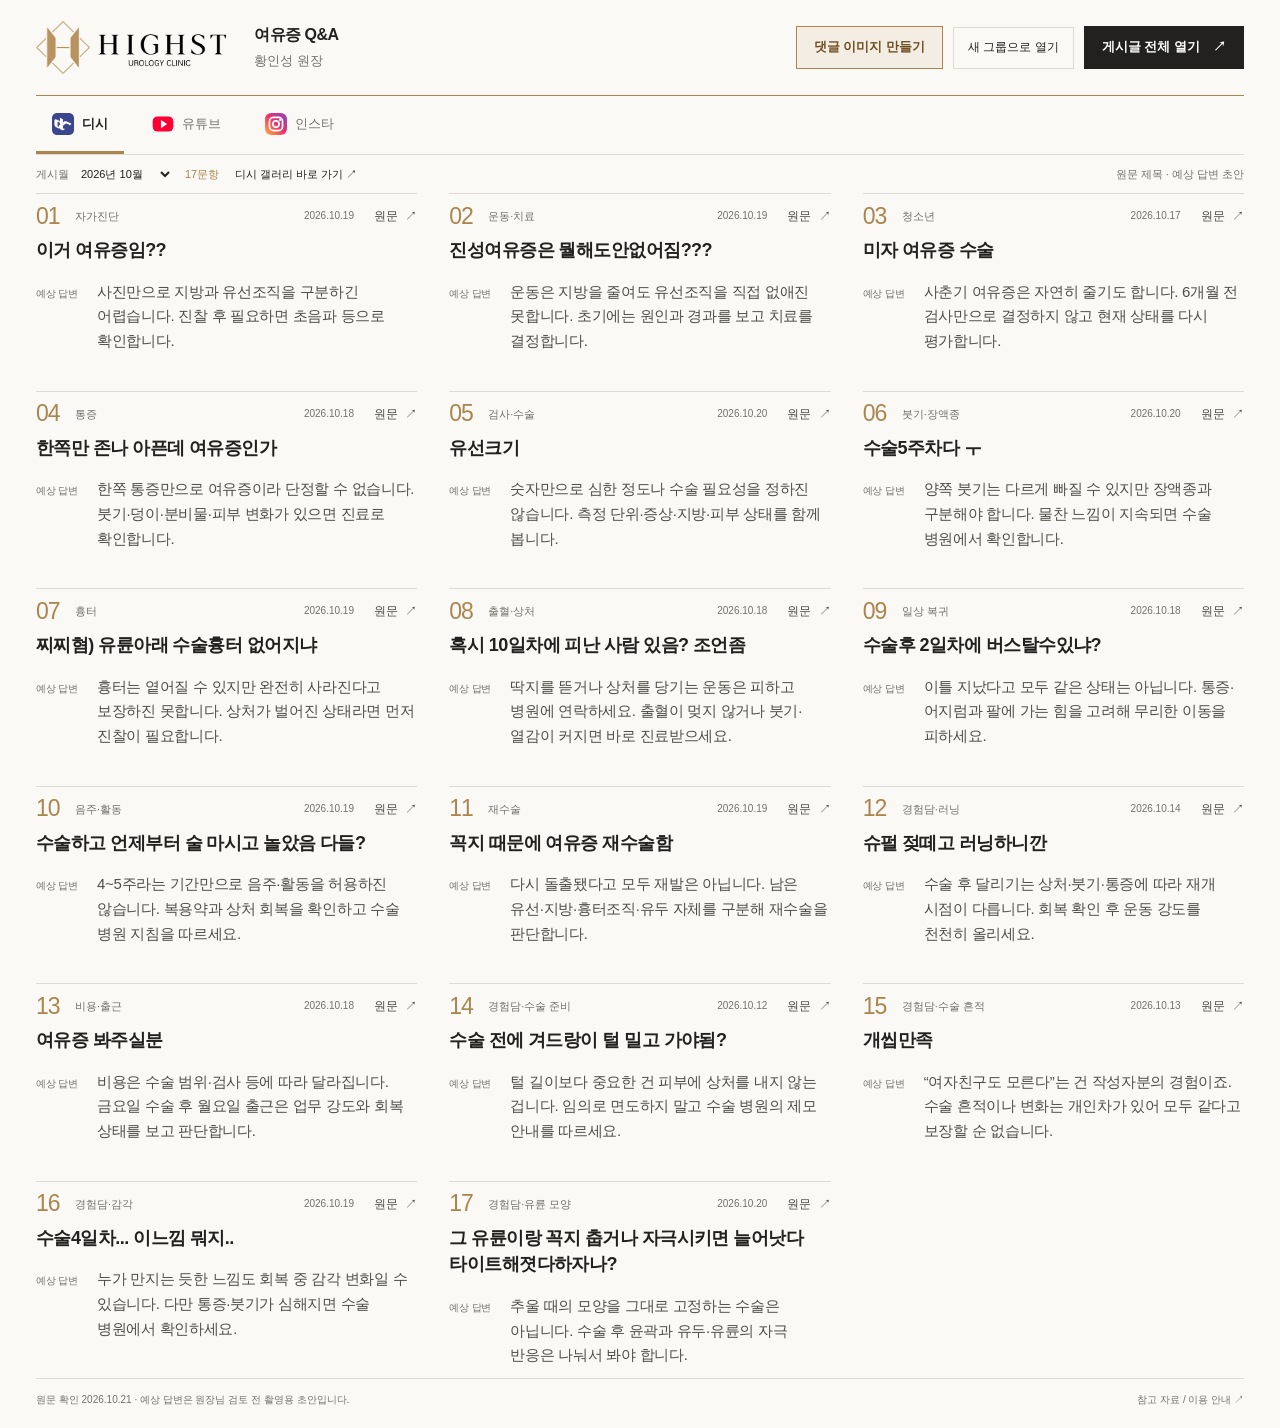
<file: index.html>
<!doctype html>
<html lang="ko">
<head>
  <meta charset="utf-8">
  <meta name="viewport" content="width=device-width, initial-scale=1">
  <meta name="description" content="하이스트 비뇨의학과 황인성 원장의 여유증 Q&A 촬영 노트. 실제 게시글 원문과 예상 답변을 한눈에 확인합니다.">
  <meta name="theme-color" content="#faf9f6">
  <title>여유증 Q&A · 하이스트 황인성 원장</title>
  <link rel="icon" href="assets/highst-favicon.png" type="image/png">
  <link rel="stylesheet" href="styles.css">
  <script src="app.js" defer></script>
  <script src="platform.js" defer></script>
</head>
<body>
  <a class="skip-link" href="#questions">질문 목록으로 이동</a>
  <div class="page">
    <header class="masthead">
      <a class="home-link" href="index.html" aria-label="댓글 Q&A 메인으로 이동"><img class="logo" src="assets/highst-logo.png" alt="하이스트 비뇨의학과" width="1065" height="302"></a>
      <div class="page-label"><h1>여유증 Q&A</h1><span>황인성 원장</span></div>
      <div class="header-actions"><a class="editor-link" href="comment-editor.html">댓글 이미지 만들기</a><button class="group-button" id="open-group" type="button">새 그룹으로 열기</button><button class="open-all" id="open-all" type="button">게시글 전체 열기 <span aria-hidden="true">↗</span></button></div>
    </header>
    <nav class="source-nav" aria-label="질문 출처"><a href="index.html" aria-current="page">디시</a><a href="youtube.html">유튜브</a><a href="instagram.html">인스타</a></nav>
    <div class="index-meta"><div class="month-controls"><label for="month-filter">게시월</label><select id="month-filter"><option value="2026-10">2026년 10월</option><option value="2024-03">2024년 3월</option><option value="all">전체 게시월</option></select><span class="count" id="post-count">17문항</span></div><a class="gallery-link" href="https://gall.dcinside.com/mgallery/board/lists/?id=dudbwmd" target="_blank" rel="noopener noreferrer">디시 갤러리 바로 가기 ↗</a><p>원문 제목 · 예상 답변 초안</p></div>
    <aside class="popup-notice" id="popup-notice" aria-labelledby="popup-heading" hidden>
      <div><strong id="popup-heading">브라우저가 일부 새 탭을 차단했습니다.</strong><p>주소창의 팝업 차단 아이콘에서 이 사이트를 허용한 뒤 다시 눌러주세요. 아래 링크로 개별 열기도 가능합니다.</p></div>
      <button type="button" class="text-button" id="dismiss-notice">닫기</button>
      <ul id="blocked-links"></ul>
    </aside>
    <main id="questions" class="questions" aria-label="실제 게시글과 예상 답변">
      <article class="question" data-post-id="52064" data-month="2026-10">
        <div class="question-meta"><span class="number">01</span><span>자가진단</span><time datetime="2026-10-19">2026.10.19</time><a class="source-link" href="https://gall.dcinside.com/mgallery/board/view/?id=dudbwmd&amp;no=52064" target="_blank" rel="noopener noreferrer" aria-label="이거 여유증임?? 원문 새 탭에서 열기">원문 <span aria-hidden="true">↗</span></a></div>
        <h2><a class="post-title" href="https://gall.dcinside.com/mgallery/board/view/?id=dudbwmd&amp;no=52064" target="_blank" rel="noopener noreferrer">이거 여유증임??</a></h2>
        <div class="answer"><span class="answer-label">예상 답변</span><p>사진만으로 지방과 유선조직을 구분하긴 어렵습니다. 진찰 후 필요하면 초음파 등으로 확인합니다.</p></div>
      </article>
      <article class="question" data-post-id="52063" data-month="2026-10">
        <div class="question-meta"><span class="number">02</span><span>운동·치료</span><time datetime="2026-10-19">2026.10.19</time><a class="source-link" href="https://gall.dcinside.com/mgallery/board/view/?id=dudbwmd&amp;no=52063" target="_blank" rel="noopener noreferrer" aria-label="진성여유증은 뭘해도안없어짐??? 원문 새 탭에서 열기">원문 <span aria-hidden="true">↗</span></a></div>
        <h2><a class="post-title" href="https://gall.dcinside.com/mgallery/board/view/?id=dudbwmd&amp;no=52063" target="_blank" rel="noopener noreferrer">진성여유증은 뭘해도안없어짐???</a></h2>
        <div class="answer"><span class="answer-label">예상 답변</span><p>운동은 지방을 줄여도 유선조직을 직접 없애진 못합니다. 초기에는 원인과 경과를 보고 치료를 결정합니다.</p></div>
      </article>
      <article class="question" data-post-id="52024" data-month="2026-10">
        <div class="question-meta"><span class="number">03</span><span>청소년</span><time datetime="2026-10-17">2026.10.17</time><a class="source-link" href="https://gall.dcinside.com/mgallery/board/view/?id=dudbwmd&amp;no=52024" target="_blank" rel="noopener noreferrer" aria-label="미자 여유증 수술 원문 새 탭에서 열기">원문 <span aria-hidden="true">↗</span></a></div>
        <h2><a class="post-title" href="https://gall.dcinside.com/mgallery/board/view/?id=dudbwmd&amp;no=52024" target="_blank" rel="noopener noreferrer">미자 여유증 수술</a></h2>
        <div class="answer"><span class="answer-label">예상 답변</span><p>사춘기 여유증은 자연히 줄기도 합니다. 6개월 전 검사만으로 결정하지 않고 현재 상태를 다시 평가합니다.</p></div>
      </article>
      <article class="question" data-post-id="52036" data-month="2026-10">
        <div class="question-meta"><span class="number">04</span><span>통증</span><time datetime="2026-10-18">2026.10.18</time><a class="source-link" href="https://gall.dcinside.com/mgallery/board/view/?id=dudbwmd&amp;no=52036" target="_blank" rel="noopener noreferrer" aria-label="한쪽만 존나 아픈데 여유증인가 원문 새 탭에서 열기">원문 <span aria-hidden="true">↗</span></a></div>
        <h2><a class="post-title" href="https://gall.dcinside.com/mgallery/board/view/?id=dudbwmd&amp;no=52036" target="_blank" rel="noopener noreferrer">한쪽만 존나 아픈데 여유증인가</a></h2>
        <div class="answer"><span class="answer-label">예상 답변</span><p>한쪽 통증만으로 여유증이라 단정할 수 없습니다. 붓기·덩이·분비물·피부 변화가 있으면 진료로 확인합니다.</p></div>
      </article>
      <article class="question" data-post-id="52072" data-month="2026-10">
        <div class="question-meta"><span class="number">05</span><span>검사·수술</span><time datetime="2026-10-20">2026.10.20</time><a class="source-link" href="https://gall.dcinside.com/mgallery/board/view/?id=dudbwmd&amp;no=52072" target="_blank" rel="noopener noreferrer" aria-label="유선크기 원문 새 탭에서 열기">원문 <span aria-hidden="true">↗</span></a></div>
        <h2><a class="post-title" href="https://gall.dcinside.com/mgallery/board/view/?id=dudbwmd&amp;no=52072" target="_blank" rel="noopener noreferrer">유선크기</a></h2>
        <div class="answer"><span class="answer-label">예상 답변</span><p>숫자만으로 심한 정도나 수술 필요성을 정하진 않습니다. 측정 단위·증상·지방·피부 상태를 함께 봅니다.</p></div>
      </article>
      <article class="question" data-post-id="26610" data-month="2024-03" hidden>
        <div class="question-meta"><span class="number">06</span><span>함몰</span><time datetime="2024-03-16">2024.03.16</time><a class="source-link" href="https://gall.dcinside.com/mgallery/board/view/?id=dudbwmd&amp;no=26610" target="_blank" rel="noopener noreferrer" aria-label="수술 3주차 유륜 패임 함몰 질문 원문 새 탭에서 열기">원문 <span aria-hidden="true">↗</span></a></div>
        <h2><a class="post-title" href="https://gall.dcinside.com/mgallery/board/view/?id=dudbwmd&amp;no=26610" target="_blank" rel="noopener noreferrer">수술 3주차 유륜 패임 함몰 질문</a></h2>
        <div class="answer"><span class="answer-label">예상 답변</span><p>3주차 모습만으로 최종 결과를 판단하긴 이릅니다. 붓기·유착·조직 결손을 진찰하고 교정 시점을 정합니다.</p></div>
      </article>
      <article class="question" data-post-id="52079" data-month="2026-10">
        <div class="question-meta"><span class="number">07</span><span>붓기·장액종</span><time datetime="2026-10-20">2026.10.20</time><a class="source-link" href="https://gall.dcinside.com/mgallery/board/view/?id=dudbwmd&amp;no=52079" target="_blank" rel="noopener noreferrer" aria-label="수술5주차다 ㅜ 원문 새 탭에서 열기">원문 <span aria-hidden="true">↗</span></a></div>
        <h2><a class="post-title" href="https://gall.dcinside.com/mgallery/board/view/?id=dudbwmd&amp;no=52079" target="_blank" rel="noopener noreferrer">수술5주차다 ㅜ</a></h2>
        <div class="answer"><span class="answer-label">예상 답변</span><p>양쪽 붓기는 다르게 빠질 수 있지만 장액종과 구분해야 합니다. 물찬 느낌이 지속되면 수술 병원에서 확인합니다.</p></div>
      </article>
      <article class="question" data-post-id="52061" data-month="2026-10">
        <div class="question-meta"><span class="number">08</span><span>흉터</span><time datetime="2026-10-19">2026.10.19</time><a class="source-link" href="https://gall.dcinside.com/mgallery/board/view/?id=dudbwmd&amp;no=52061" target="_blank" rel="noopener noreferrer" aria-label="찌찌혐) 유륜아래 수술흉터 없어지냐 원문 새 탭에서 열기">원문 <span aria-hidden="true">↗</span></a></div>
        <h2><a class="post-title" href="https://gall.dcinside.com/mgallery/board/view/?id=dudbwmd&amp;no=52061" target="_blank" rel="noopener noreferrer">찌찌혐) 유륜아래 수술흉터 없어지냐</a></h2>
        <div class="answer"><span class="answer-label">예상 답변</span><p>흉터는 옅어질 수 있지만 완전히 사라진다고 보장하진 못합니다. 상처가 벌어진 상태라면 먼저 진찰이 필요합니다.</p></div>
      </article>
      <article class="question" data-post-id="52040" data-month="2026-10">
        <div class="question-meta"><span class="number">09</span><span>출혈·상처</span><time datetime="2026-10-18">2026.10.18</time><a class="source-link" href="https://gall.dcinside.com/mgallery/board/view/?id=dudbwmd&amp;no=52040" target="_blank" rel="noopener noreferrer" aria-label="혹시 10일차에 피난 사람 있음? 조언좀 원문 새 탭에서 열기">원문 <span aria-hidden="true">↗</span></a></div>
        <h2><a class="post-title" href="https://gall.dcinside.com/mgallery/board/view/?id=dudbwmd&amp;no=52040" target="_blank" rel="noopener noreferrer">혹시 10일차에 피난 사람 있음? 조언좀</a></h2>
        <div class="answer"><span class="answer-label">예상 답변</span><p>딱지를 뜯거나 상처를 당기는 운동은 피하고 병원에 연락하세요. 출혈이 멎지 않거나 붓기·열감이 커지면 바로 진료받으세요.</p></div>
      </article>
      <article class="question" data-post-id="52043" data-month="2026-10">
        <div class="question-meta"><span class="number">10</span><span>일상 복귀</span><time datetime="2026-10-18">2026.10.18</time><a class="source-link" href="https://gall.dcinside.com/mgallery/board/view/?id=dudbwmd&amp;no=52043" target="_blank" rel="noopener noreferrer" aria-label="수술후 2일차에 버스탈수있냐? 원문 새 탭에서 열기">원문 <span aria-hidden="true">↗</span></a></div>
        <h2><a class="post-title" href="https://gall.dcinside.com/mgallery/board/view/?id=dudbwmd&amp;no=52043" target="_blank" rel="noopener noreferrer">수술후 2일차에 버스탈수있냐?</a></h2>
        <div class="answer"><span class="answer-label">예상 답변</span><p>이틀 지났다고 모두 같은 상태는 아닙니다. 통증·어지럼과 팔에 가는 힘을 고려해 무리한 이동을 피하세요.</p></div>
      </article>
      <article class="question" data-post-id="52060" data-month="2026-10">
        <div class="question-meta"><span class="number">11</span><span>음주·활동</span><time datetime="2026-10-19">2026.10.19</time><a class="source-link" href="https://gall.dcinside.com/mgallery/board/view/?id=dudbwmd&amp;no=52060" target="_blank" rel="noopener noreferrer" aria-label="수술하고 언제부터 술 마시고 놀았음 다들? 원문 새 탭에서 열기">원문 <span aria-hidden="true">↗</span></a></div>
        <h2><a class="post-title" href="https://gall.dcinside.com/mgallery/board/view/?id=dudbwmd&amp;no=52060" target="_blank" rel="noopener noreferrer">수술하고 언제부터 술 마시고 놀았음 다들?</a></h2>
        <div class="answer"><span class="answer-label">예상 답변</span><p>4~5주라는 기간만으로 음주·활동을 허용하진 않습니다. 복용약과 상처 회복을 확인하고 수술 병원 지침을 따르세요.</p></div>
      </article>
      <article class="question" data-post-id="52059" data-month="2026-10">
        <div class="question-meta"><span class="number">12</span><span>재수술</span><time datetime="2026-10-19">2026.10.19</time><a class="source-link" href="https://gall.dcinside.com/mgallery/board/view/?id=dudbwmd&amp;no=52059" target="_blank" rel="noopener noreferrer" aria-label="꼭지 때문에 여유증 재수술함 원문 새 탭에서 열기">원문 <span aria-hidden="true">↗</span></a></div>
        <h2><a class="post-title" href="https://gall.dcinside.com/mgallery/board/view/?id=dudbwmd&amp;no=52059" target="_blank" rel="noopener noreferrer">꼭지 때문에 여유증 재수술함</a></h2>
        <div class="answer"><span class="answer-label">예상 답변</span><p>다시 돌출됐다고 모두 재발은 아닙니다. 남은 유선·지방·흉터조직·유두 자체를 구분해 재수술을 판단합니다.</p></div>
      </article>
      <article class="question" data-post-id="51966" data-month="2026-10">
        <div class="question-meta"><span class="number">13</span><span>경험담·러닝</span><time datetime="2026-10-14">2026.10.14</time><a class="source-link" href="https://gall.dcinside.com/mgallery/board/view/?id=dudbwmd&amp;no=51966" target="_blank" rel="noopener noreferrer" aria-label="슈펄 젖떼고 러닝하니깐 원문 새 탭에서 열기">원문 <span aria-hidden="true">↗</span></a></div>
        <h2><a class="post-title" href="https://gall.dcinside.com/mgallery/board/view/?id=dudbwmd&amp;no=51966" target="_blank" rel="noopener noreferrer">슈펄 젖떼고 러닝하니깐</a></h2>
        <div class="answer"><span class="answer-label">예상 답변</span><p>수술 후 달리기는 상처·붓기·통증에 따라 재개 시점이 다릅니다. 회복 확인 후 운동 강도를 천천히 올리세요.</p></div>
      </article>
      <article class="question" data-post-id="52035" data-month="2026-10">
        <div class="question-meta"><span class="number">14</span><span>비용·출근</span><time datetime="2026-10-18">2026.10.18</time><a class="source-link" href="https://gall.dcinside.com/mgallery/board/view/?id=dudbwmd&amp;no=52035" target="_blank" rel="noopener noreferrer" aria-label="여유증 봐주실분 원문 새 탭에서 열기">원문 <span aria-hidden="true">↗</span></a></div>
        <h2><a class="post-title" href="https://gall.dcinside.com/mgallery/board/view/?id=dudbwmd&amp;no=52035" target="_blank" rel="noopener noreferrer">여유증 봐주실분</a></h2>
        <div class="answer"><span class="answer-label">예상 답변</span><p>비용은 수술 범위·검사 등에 따라 달라집니다. 금요일 수술 후 월요일 출근은 업무 강도와 회복 상태를 보고 판단합니다.</p></div>
      </article>
      <article class="question" data-post-id="51907" data-month="2026-10">
        <div class="question-meta"><span class="number">15</span><span>경험담·수술 준비</span><time datetime="2026-10-12">2026.10.12</time><a class="source-link" href="https://gall.dcinside.com/mgallery/board/view/?id=dudbwmd&amp;no=51907" target="_blank" rel="noopener noreferrer" aria-label="수술 전에 겨드랑이 털 밀고 가야됨? 원문 새 탭에서 열기">원문 <span aria-hidden="true">↗</span></a></div>
        <h2><a class="post-title" href="https://gall.dcinside.com/mgallery/board/view/?id=dudbwmd&amp;no=51907" target="_blank" rel="noopener noreferrer">수술 전에 겨드랑이 털 밀고 가야됨?</a></h2>
        <div class="answer"><span class="answer-label">예상 답변</span><p>털 길이보다 중요한 건 피부에 상처를 내지 않는 겁니다. 임의로 면도하지 말고 수술 병원의 제모 안내를 따르세요.</p></div>
      </article>
      <article class="question" data-post-id="51922" data-month="2026-10">
        <div class="question-meta"><span class="number">16</span><span>경험담·수술 흔적</span><time datetime="2026-10-13">2026.10.13</time><a class="source-link" href="https://gall.dcinside.com/mgallery/board/view/?id=dudbwmd&amp;no=51922" target="_blank" rel="noopener noreferrer" aria-label="개씹만족 원문 새 탭에서 열기">원문 <span aria-hidden="true">↗</span></a></div>
        <h2><a class="post-title" href="https://gall.dcinside.com/mgallery/board/view/?id=dudbwmd&amp;no=51922" target="_blank" rel="noopener noreferrer">개씹만족</a></h2>
        <div class="answer"><span class="answer-label">예상 답변</span><p>“여자친구도 모른다”는 건 작성자분의 경험이죠. 수술 흔적이나 변화는 개인차가 있어 모두 같다고 보장할 순 없습니다.</p></div>
      </article>
      <article class="question" data-post-id="52053" data-month="2026-10">
        <div class="question-meta"><span class="number">17</span><span>경험담·감각</span><time datetime="2026-10-19">2026.10.19</time><a class="source-link" href="https://gall.dcinside.com/mgallery/board/view/?id=dudbwmd&amp;no=52053" target="_blank" rel="noopener noreferrer" aria-label="수술4일차... 이느낌 뭐지.. 원문 새 탭에서 열기">원문 <span aria-hidden="true">↗</span></a></div>
        <h2><a class="post-title" href="https://gall.dcinside.com/mgallery/board/view/?id=dudbwmd&amp;no=52053" target="_blank" rel="noopener noreferrer">수술4일차... 이느낌 뭐지..</a></h2>
        <div class="answer"><span class="answer-label">예상 답변</span><p>누가 만지는 듯한 느낌도 회복 중 감각 변화일 수 있습니다. 다만 통증·붓기가 심해지면 수술 병원에서 확인하세요.</p></div>
      </article>
      <article class="question" data-post-id="52086" data-month="2026-10">
        <div class="question-meta"><span class="number">18</span><span>경험담·유륜 모양</span><time datetime="2026-10-20">2026.10.20</time><a class="source-link" href="https://gall.dcinside.com/mgallery/board/view/?id=dudbwmd&amp;no=52086" target="_blank" rel="noopener noreferrer" aria-label="그 유륜이랑 꼭지 춥거나 자극시키면 늘어낫다 타이트해졋다하자나? 원문 새 탭에서 열기">원문 <span aria-hidden="true">↗</span></a></div>
        <h2><a class="post-title" href="https://gall.dcinside.com/mgallery/board/view/?id=dudbwmd&amp;no=52086" target="_blank" rel="noopener noreferrer">그 유륜이랑 꼭지 춥거나 자극시키면 늘어낫다 타이트해졋다하자나?</a></h2>
        <div class="answer"><span class="answer-label">예상 답변</span><p>추울 때의 모양을 그대로 고정하는 수술은 아닙니다. 수술 후 윤곽과 유두·유륜의 자극 반응은 나눠서 봐야 합니다.</p></div>
      </article>
    </main>
    <footer class="footer">
      <span>원문 확인 2026.10.21 · 예상 답변은 원장님 검토 전 촬영용 초안입니다.</span>
      <button class="text-button" id="show-sources" type="button">참고 자료 / 이용 안내 <span aria-hidden="true">↗</span></button>
    </footer>
    <p class="status" id="status" role="status" aria-live="polite"></p>
  </div>
  <dialog id="sources-dialog" aria-labelledby="sources-heading">
    <div class="dialog-header"><h2 id="sources-heading">참고 자료 / 이용 안내</h2><button class="text-button" id="close-sources" type="button">닫기 <span aria-hidden="true">×</span></button></div>
    <p>게시글 제목과 링크는 원문을 확인해 수록했습니다. 예상 답변은 일반 의학 자료를 참고한 촬영용 초안이며 황인성 원장님의 확정 답변이 아닙니다. 사진이나 게시글만으로 개인의 진단을 확정하지 않습니다.</p>
    <ul class="reference-list"><li><a href="https://www.mayoclinic.org/diseases-conditions/gynecomastia/diagnosis-treatment/drc-20351799" target="_blank" rel="noopener noreferrer">Mayo Clinic · 여유증 진단과 치료 ↗</a></li><li><a href="https://www.mayoclinic.org/diseases-conditions/gynecomastia/symptoms-causes/syc-20351793" target="_blank" rel="noopener noreferrer">Mayo Clinic · 여유증 증상과 원인 ↗</a></li><li><a href="https://www.plasticsurgery.org/cosmetic-procedures/gynecomastia-surgery/recovery" target="_blank" rel="noopener noreferrer">ASPS · 여유증 수술 후 회복 ↗</a></li><li><a href="https://www.plasticsurgery.org/cosmetic-procedures/gynecomastia-surgery/safety" target="_blank" rel="noopener noreferrer">ASPS · 여유증 수술의 위험과 합병증 ↗</a></li><li><a href="https://www.plasticsurgery.org/cosmetic-procedures/gynecomastia-surgery/cost" target="_blank" rel="noopener noreferrer">ASPS · 여유증 수술 비용의 구성 ↗</a></li><li><a href="https://www.who.int/news-room/questions-and-answers/item/surgical-site-infections" target="_blank" rel="noopener noreferrer">WHO · 수술 부위 감염 예방과 제모 ↗</a></li><li><a href="https://my.clevelandclinic.org/health/body/nipple" target="_blank" rel="noopener noreferrer">Cleveland Clinic · 유두의 구조와 반응 ↗</a></li></ul>
    <p>‘원문’ 또는 게시글 제목을 누르면 해당 글이 새 탭에서 열립니다. ‘게시글 전체 열기’는 브라우저에서 이 사이트의 팝업을 허용해야 모두 열립니다. 다시 누르면 열어둔 탭을 가능한 범위에서 재사용합니다.</p>
    <p>원문에는 신체 사진과 비속어가 포함될 수 있습니다. 게시글이 수정·삭제되면 링크의 내용도 바뀔 수 있습니다.</p>
  </dialog>
</body>
</html>
</file>
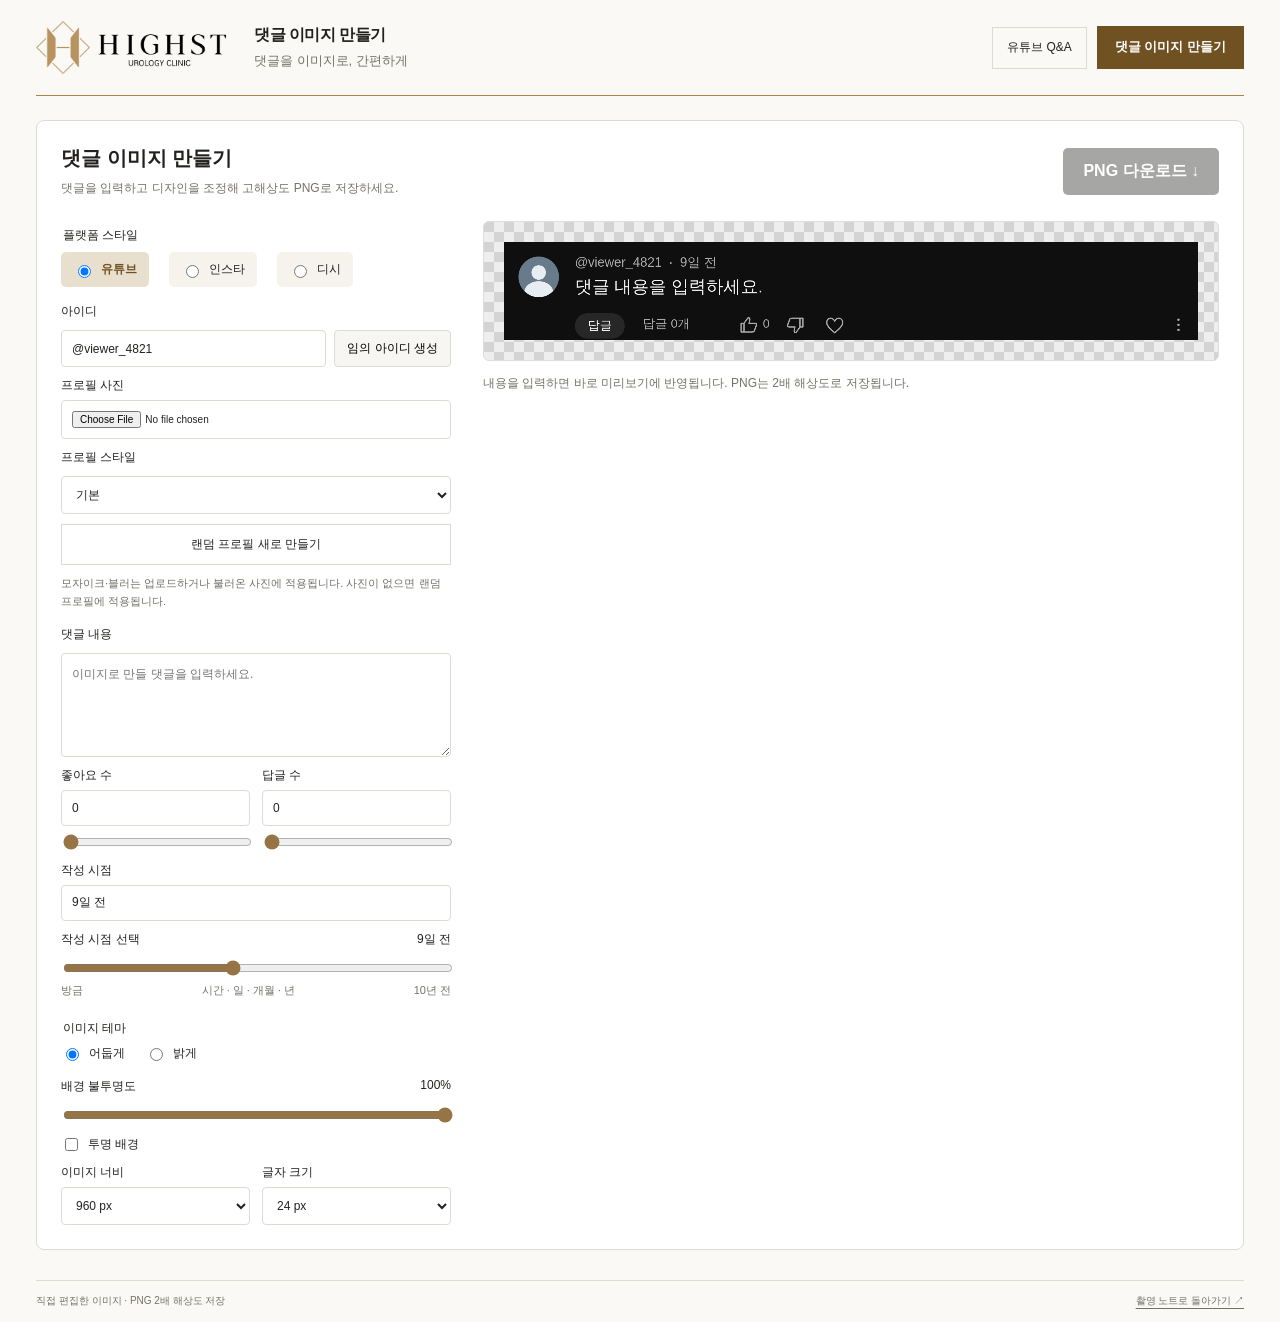
<file: comment-editor.html>
<!doctype html>
<html lang="ko">
<head><meta charset="utf-8"><meta name="viewport" content="width=device-width, initial-scale=1"><meta name="description" content="프로필, 댓글, 테마와 투명 배경을 자유롭게 편집하는 댓글 이미지 만들기"><title>댓글 이미지 만들기 · 하이스트</title><link rel="icon" href="assets/highst-favicon.png" type="image/png"><link rel="stylesheet" href="styles.css"><link rel="stylesheet" href="comment-editor.css"><script src="comment-editor.js" defer></script><script src="platform.js" defer></script></head>
<body><a class="skip-link" href="#editor-main">편집기로 이동</a><div class="page">
<header class="masthead"><a class="home-link" href="index.html" aria-label="댓글 Q&A 메인으로 이동"><img class="logo" src="assets/highst-logo.png" alt="하이스트 비뇨의학과" width="1065" height="302"></a><div class="page-label"><h1>댓글 이미지 만들기</h1><span>댓글을 이미지로, 간편하게</span></div><div class="header-actions"><a class="group-button" href="youtube.html">유튜브 Q&A</a><a class="editor-link" href="comment-editor.html" aria-current="page">댓글 이미지 만들기</a></div></header>
<main id="editor-main">
<section class="comment-editor" aria-labelledby="editor-title">
  <div class="editor-heading"><div><h2 id="editor-title">댓글 이미지 만들기</h2><p>댓글을 입력하고 디자인을 조정해 고해상도 PNG로 저장하세요.</p></div><button id="editor-download" type="button">PNG 다운로드 ↓</button></div>
  <div class="editor-layout">
    <div class="editor-controls">
      <fieldset class="theme-options platform-options"><legend>플랫폼 스타일</legend><label><input type="radio" name="editor-platform" value="youtube" checked>유튜브</label><label><input type="radio" name="editor-platform" value="instagram">인스타</label><label><input type="radio" name="editor-platform" value="dc">디시</label></fieldset>
      <label for="editor-handle">아이디</label><div class="input-action"><input id="editor-handle" maxlength="60" value="@viewer_4821"><button id="random-handle" type="button">임의 아이디 생성</button></div>
      <div class="editor-row"><label>프로필 사진<input id="editor-avatar" type="file" accept="image/*"></label></div>
      <label for="avatar-mode">프로필 스타일</label><select id="avatar-mode"><option value="default">기본</option><option value="random">랜덤 생성</option><option value="original">업로드 / 불러온 원본</option><option value="mosaic">모자이크</option><option value="blur">블러</option></select>
      <button id="random-avatar" type="button" class="group-button">랜덤 프로필 새로 만들기</button>
      <p class="avatar-help">모자이크·블러는 업로드하거나 불러온 사진에 적용됩니다. 사진이 없으면 랜덤 프로필에 적용됩니다.</p>
      <label for="editor-text">댓글 내용</label><textarea id="editor-text" rows="4" maxlength="4000" placeholder="이미지로 만들 댓글을 입력하세요."></textarea>
      <div class="editor-row"><label>좋아요 수<input id="editor-likes" type="number" value="0" min="0" max="99999" step="1"><input id="editor-likes-slider" aria-label="좋아요 수 슬라이더" type="range" value="0" min="0" max="100" step="1"></label><label>답글 수<input id="editor-replies" type="number" value="0" min="0" max="99999" step="1"><input id="editor-replies-slider" aria-label="답글 수 슬라이더" type="range" value="0" min="0" max="99999" step="1"></label></div>
      <div class="editor-row"><label>작성 시점<input id="editor-date" value="9일 전" maxlength="30"></label></div>
      <label for="editor-date-slider">작성 시점 선택 <output id="date-slider-value">9일 전</output></label>
      <input id="editor-date-slider" type="range" min="0" max="74" step="1" value="32" aria-valuetext="9일 전" aria-describedby="date-slider-help">
      <div class="date-slider-labels" id="date-slider-help"><span>방금</span><span>시간 · 일 · 개월 · 년</span><span>10년 전</span></div>
      <fieldset class="theme-options"><legend>이미지 테마</legend><label><input type="radio" name="editor-theme" value="dark" checked>어둡게</label><label><input type="radio" name="editor-theme" value="light">밝게</label></fieldset>
      <label for="editor-opacity">배경 불투명도 <output id="opacity-value">100%</output></label><input id="editor-opacity" type="range" min="0" max="100" value="100"><label class="transparent-option"><input id="editor-transparent" type="checkbox">투명 배경</label>
      <div class="editor-row"><label>이미지 너비<select id="editor-width"><option value="640">640 px</option><option value="960" selected>960 px</option><option value="1280">1280 px</option></select></label><label>글자 크기<select id="editor-font"><option value="20">20 px</option><option value="24" selected>24 px</option><option value="28">28 px</option><option value="32">32 px</option></select></label></div>
    </div>
    <div class="editor-preview"><div class="checkerboard"><canvas id="editor-canvas" aria-label="편집용 댓글 이미지 미리보기"></canvas></div><p id="editor-status" role="status">내용을 입력하면 바로 미리보기에 반영됩니다. PNG는 2배 해상도로 저장됩니다.</p><details id="editor-export" hidden><summary>저장이 안 되면 생성 이미지에서 우클릭 / 길게 눌러 저장</summary><img id="editor-export-image" alt="저장할 편집용 PNG 이미지" style="max-width:100%"></details></div>
  </div>
</section>
</main><footer class="footer"><span>직접 편집한 이미지 · PNG 2배 해상도 저장</span><a href="index.html">촬영 노트로 돌아가기 ↗</a></footer></div></body></html>
</file>
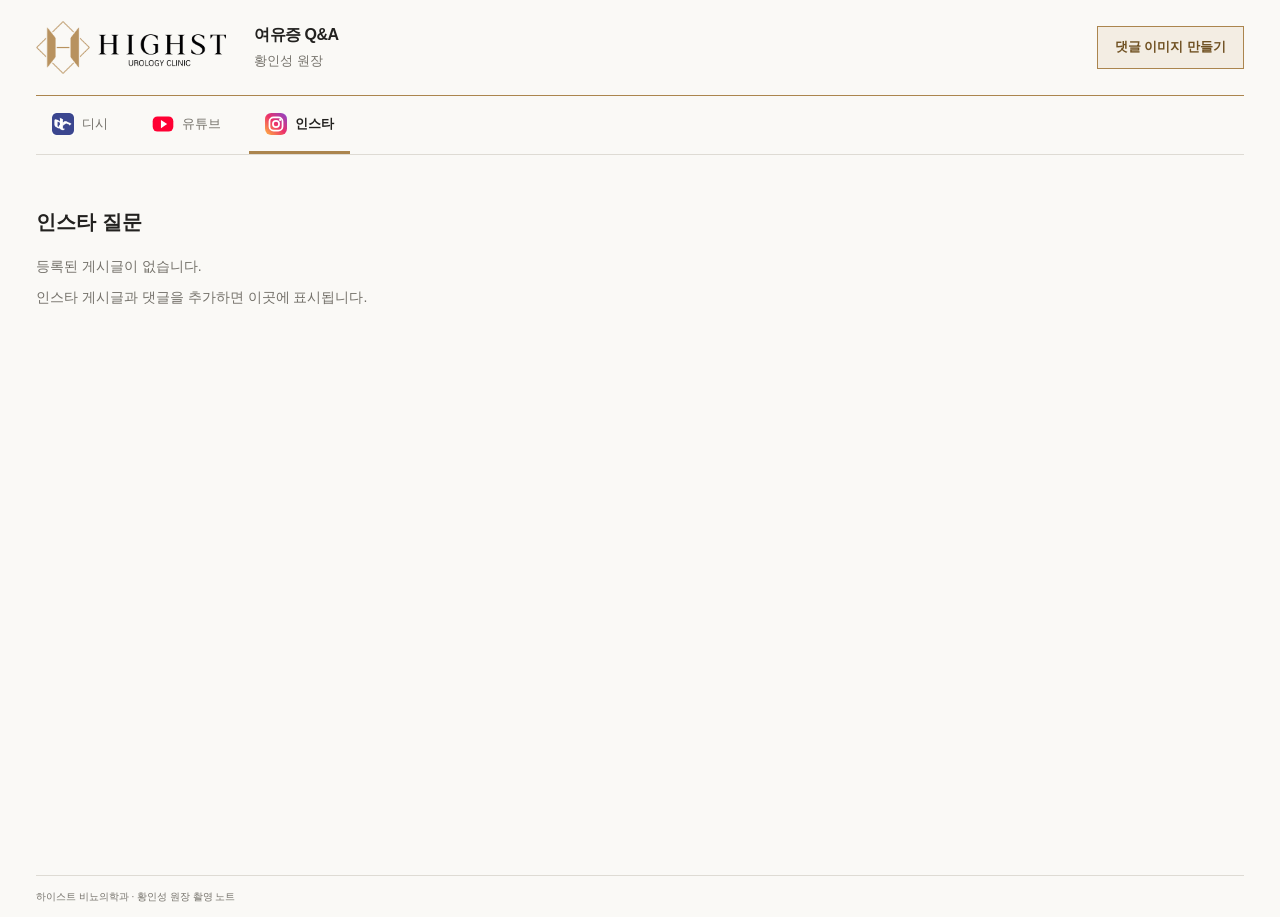
<file: instagram.html>
<!doctype html>
<html lang="ko">
<head><meta charset="utf-8"><meta name="viewport" content="width=device-width,initial-scale=1"><title>인스타 Q&A · 하이스트 황인성 원장</title><link rel="icon" href="assets/highst-favicon.png" type="image/png"><link rel="stylesheet" href="styles.css"><script src="platform.js" defer></script></head>
<body><div class="page">
<header class="masthead"><a class="home-link" href="index.html" aria-label="댓글 Q&A 메인으로 이동"><img class="logo" src="assets/highst-logo.png" alt="하이스트 비뇨의학과" width="1065" height="302"></a><div class="page-label"><h1>여유증 Q&A</h1><span>황인성 원장</span></div><div class="header-actions"><a class="editor-link" href="comment-editor.html">댓글 이미지 만들기</a></div></header>
<nav class="source-nav" aria-label="질문 출처"><a href="index.html">디시</a><a href="youtube.html">유튜브</a><a href="instagram.html" aria-current="page">인스타</a></nav>
<main class="empty-platform"><h2>인스타 질문</h2><p>등록된 게시글이 없습니다.</p><p>인스타 게시글과 댓글을 추가하면 이곳에 표시됩니다.</p></main>
<footer class="footer"><span>하이스트 비뇨의학과 · 황인성 원장 촬영 노트</span></footer>
</div></body></html>
</file>
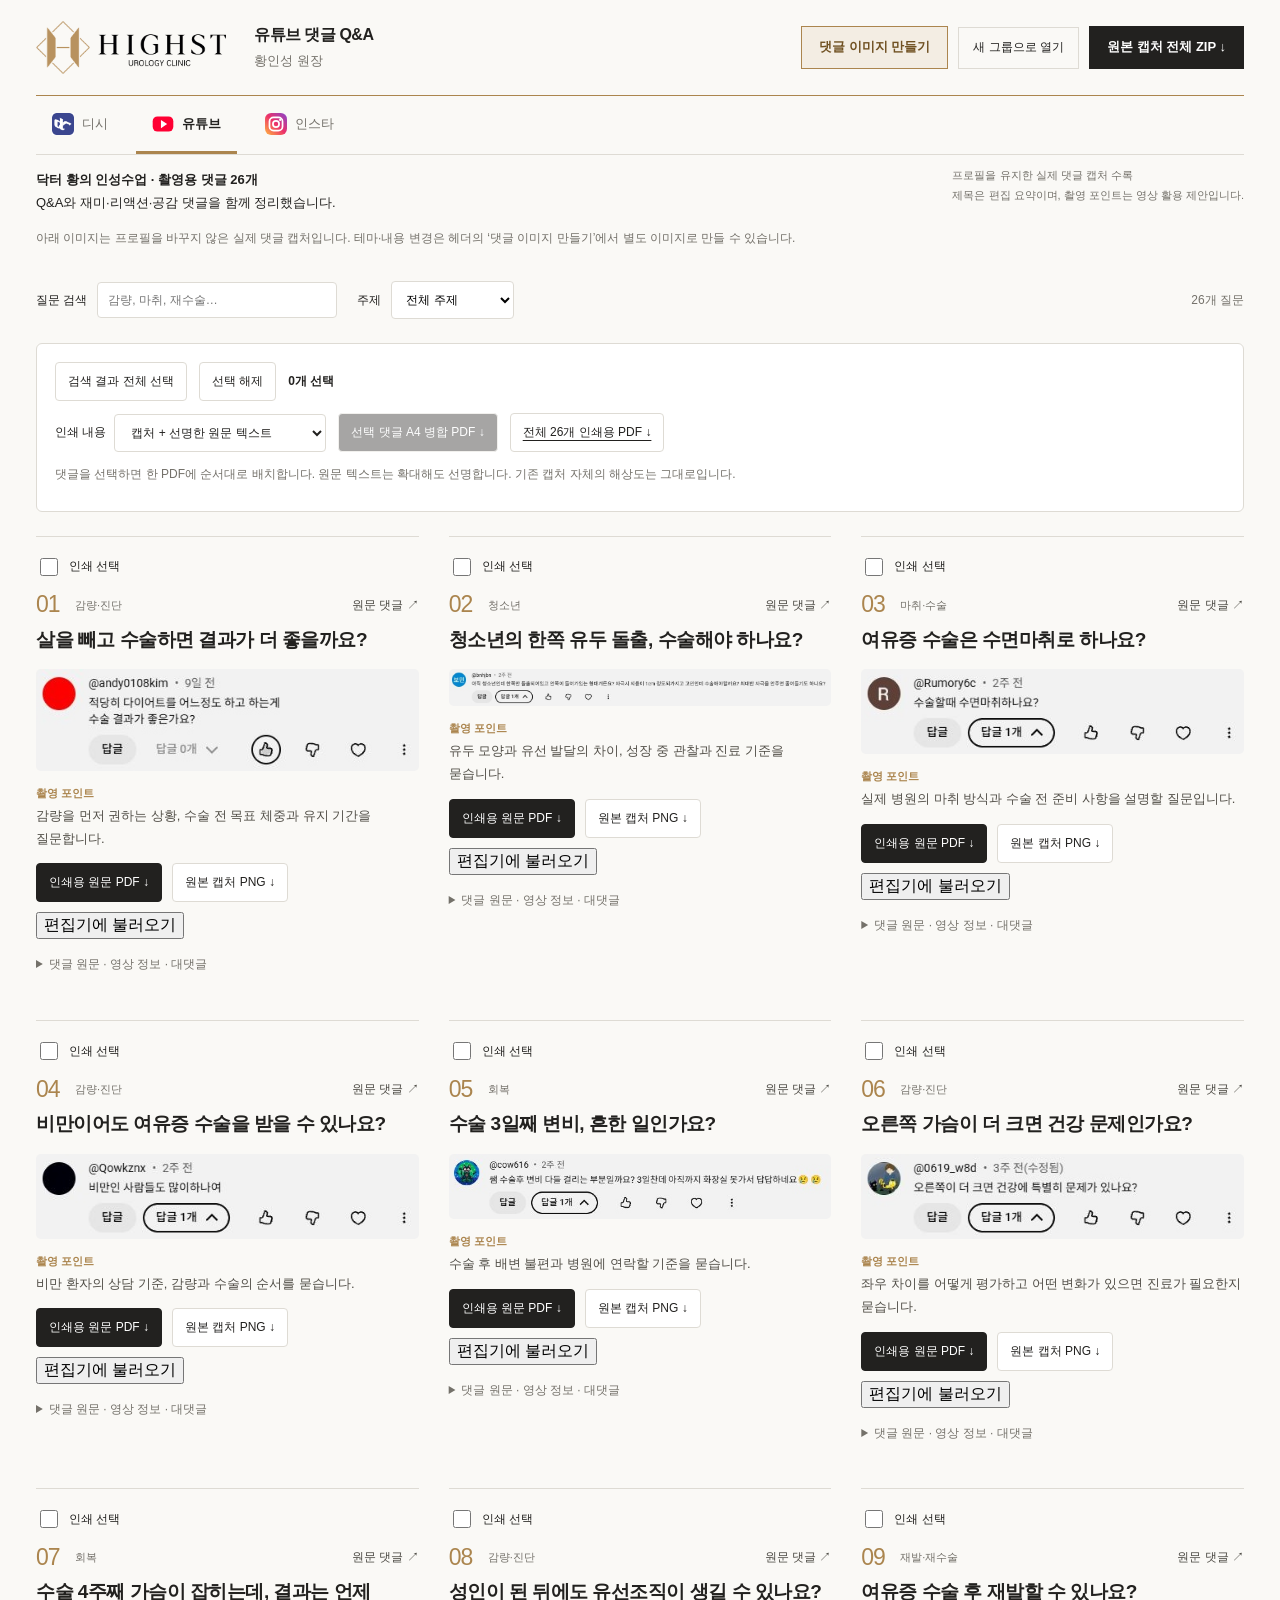
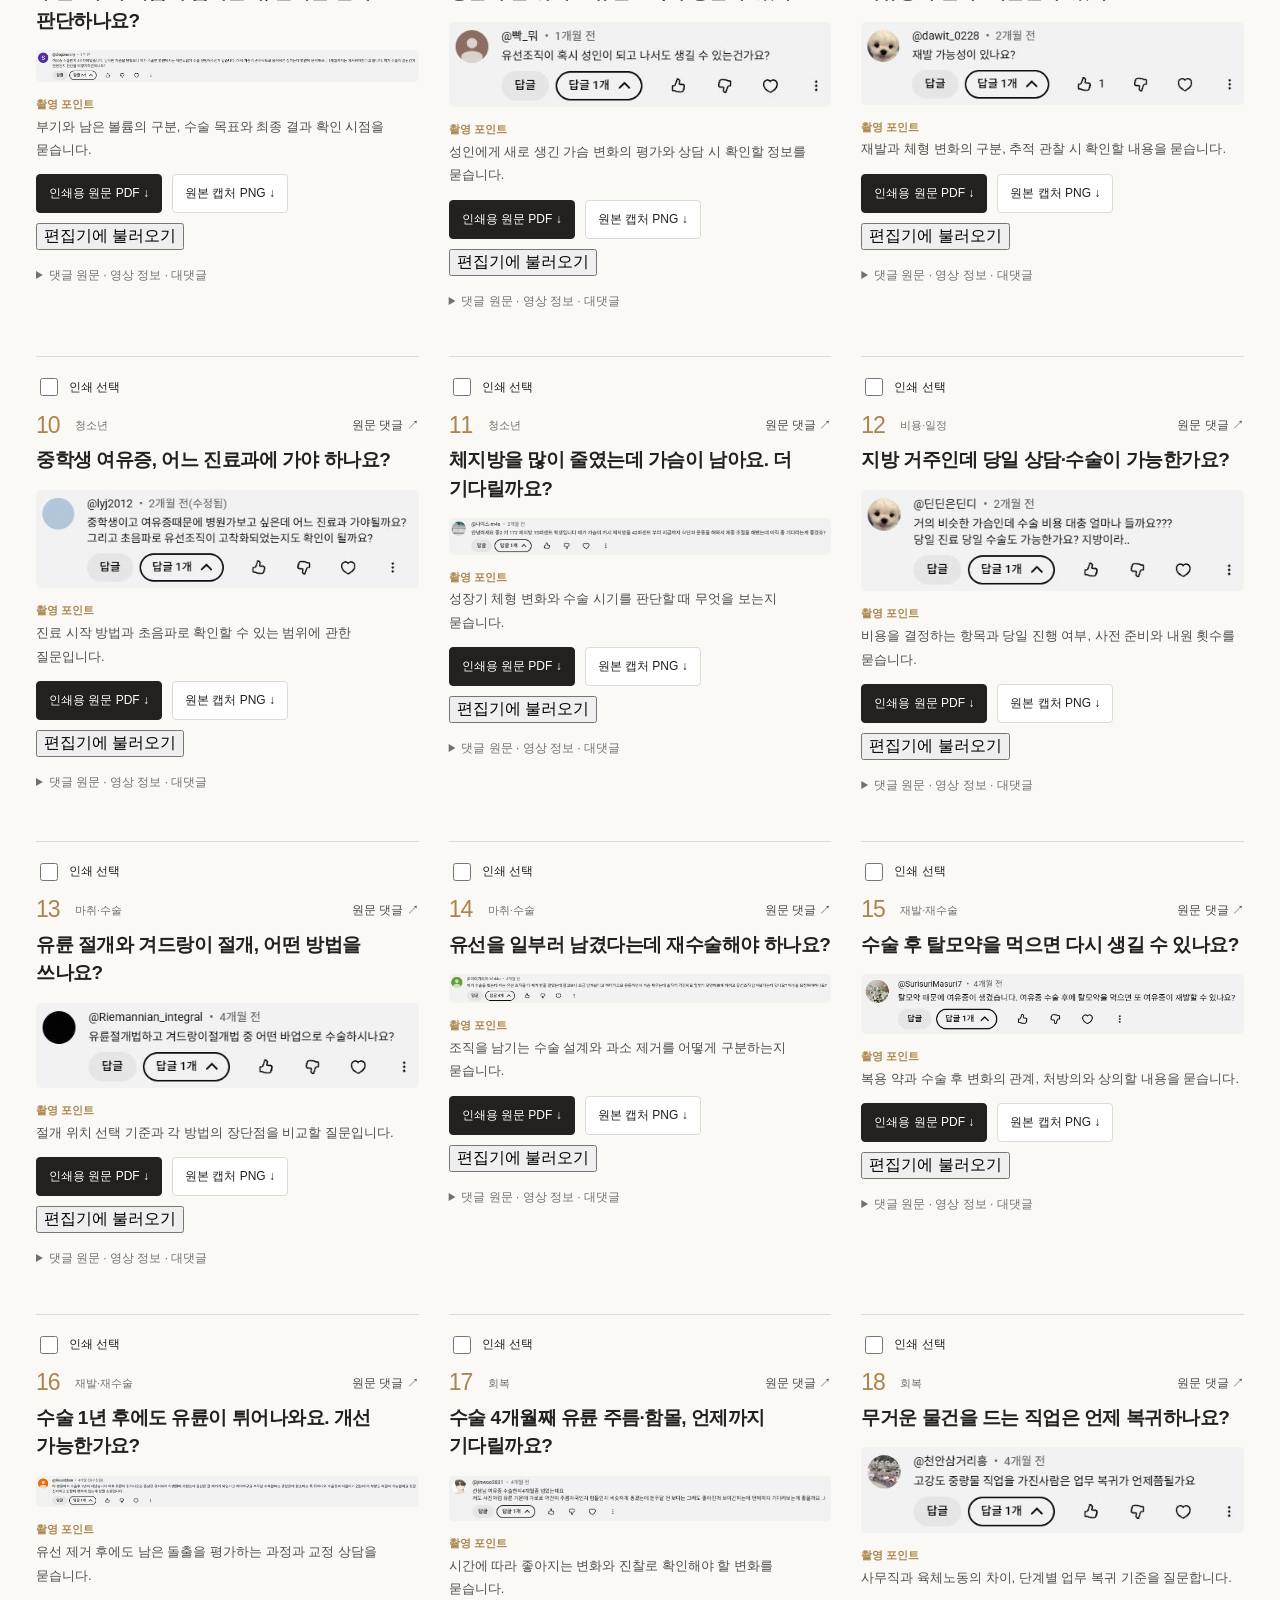
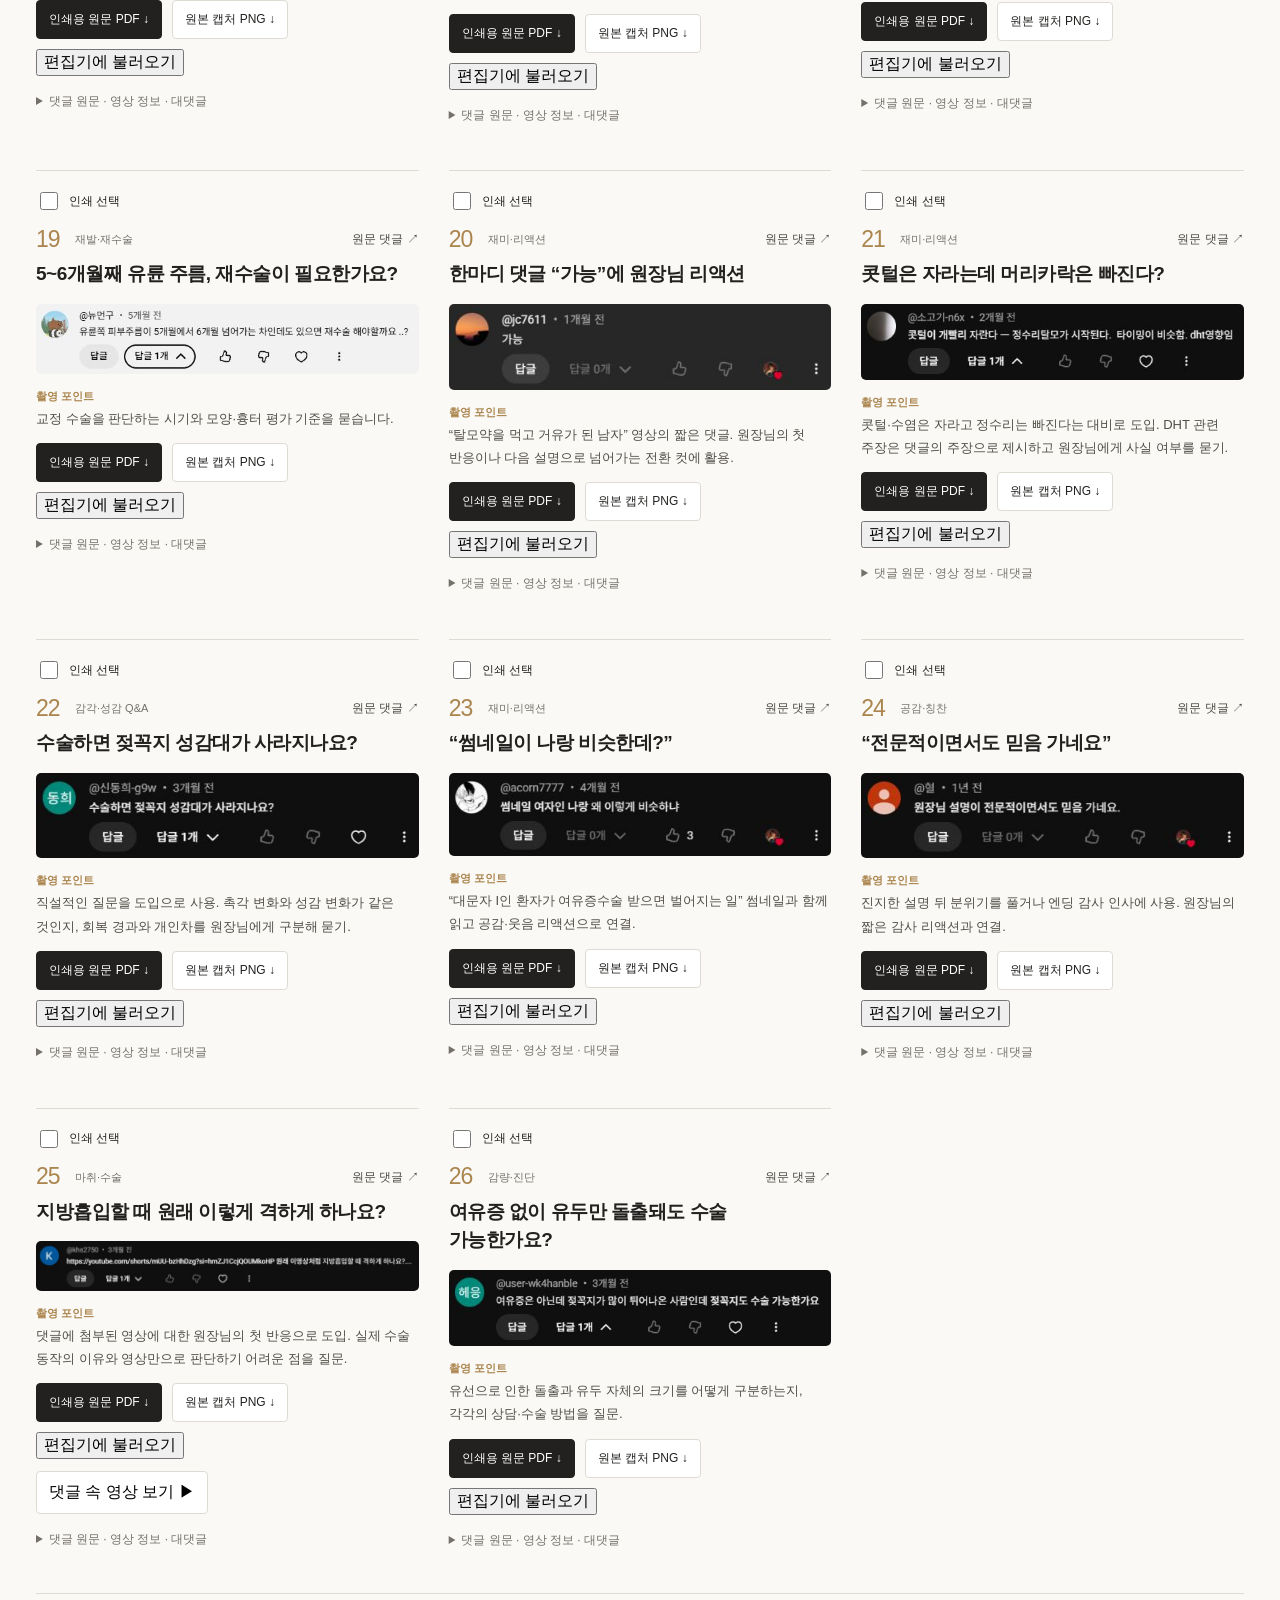
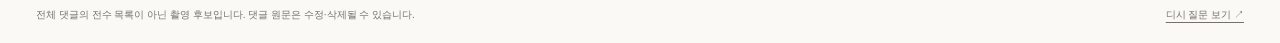
<file: youtube.html>
<!doctype html><html lang="ko"><head><meta charset="utf-8"><meta name="viewport" content="width=device-width,initial-scale=1"><title>유튜브 댓글 Q&A · 하이스트</title><link rel="icon" href="assets/highst-favicon.png" type="image/png"><link rel="stylesheet" href="styles.css"><link rel="stylesheet" href="youtube.css"><script src="assets/vendor/pdf-lib.min.js" defer></script><script src="youtube-pdf.js" defer></script><script src="comment-popup.js" defer></script><script src="youtube.js" defer></script><script src="platform.js" defer></script></head><body>
<a class="skip-link" href="#youtube-list">질문 목록으로 이동</a><div class="page">
<header class="masthead"><a class="home-link" href="index.html" aria-label="댓글 Q&A 메인으로 이동"><img class="logo" src="assets/highst-logo.png" alt="하이스트 비뇨의학과"></a><div class="page-label"><h1>유튜브 댓글 Q&A</h1><span>황인성 원장</span></div><div class="header-actions"><a class="editor-link" href="comment-editor.html">댓글 이미지 만들기</a><button class="group-button" id="open-group" type="button">새 그룹으로 열기</button><a class="open-all" href="assets/youtube/youtube-qna-images.zip" download>원본 캡처 전체 ZIP ↓</a></div></header>
<nav class="source-nav" aria-label="질문 출처"><a href="index.html">디시</a><a href="youtube.html" aria-current="page">유튜브</a><a href="instagram.html">인스타</a></nav>
<div class="youtube-intro"><p><strong>닥터 황의 인성수업 · 촬영용 댓글 26개</strong><br>Q&A와 재미·리액션·공감 댓글을 함께 정리했습니다.</p><p>프로필을 유지한 실제 댓글 캡처 수록<br>제목은 편집 요약이며, 촬영 포인트는 영상 활용 제안입니다.</p></div>
<p class="image-note">아래 이미지는 프로필을 바꾸지 않은 실제 댓글 캡처입니다. 테마·내용 변경은 헤더의 ‘댓글 이미지 만들기’에서 별도 이미지로 만들 수 있습니다.</p>
<div class="filters"><label>질문 검색 <input id="comment-search" type="search" placeholder="감량, 마취, 재수술…"></label><label>주제 <select id="category"><option value="">전체 주제</option><option>감량·진단</option><option>청소년</option><option>마취·수술</option><option>회복</option><option>재발·재수술</option><option>비용·일정</option><option>재미·리액션</option><option>감각·성감 Q&amp;A</option><option>공감·칭찬</option></select></label><span id="result-count" role="status">26개 질문</span></div>
<section class="print-toolbar" aria-label="댓글 병합 인쇄">
<div class="print-actions"><button id="print-select-visible" type="button">검색 결과 전체 선택</button><button id="print-clear" type="button">선택 해제</button><strong id="print-count" role="status">0개 선택</strong></div>
<div class="print-actions"><label>인쇄 내용 <select id="print-mode"><option value="readable">캡처 + 선명한 원문 텍스트</option><option value="capture">캡처 우선 (미확보 댓글은 원문)</option></select></label><button id="print-download" type="button" disabled>선택 댓글 A4 병합 PDF ↓</button><a href="assets/youtube/print/youtube-print-all.pdf" download>전체 26개 인쇄용 PDF ↓</a></div>
<p>댓글을 선택하면 한 PDF에 순서대로 배치합니다. 원문 텍스트는 확대해도 선명합니다. 기존 캡처 자체의 해상도는 그대로입니다.</p><p id="print-status" role="status"></p><a id="print-save" hidden download="유튜브-선택댓글-인쇄.pdf">완성된 PDF 저장 ↓</a>
</section>
<main id="youtube-list" class="youtube-grid"><article class="youtube-card" data-category="감량·진단" data-print-index="0">
      <label class="print-select"><input type="checkbox" class="print-check" aria-label="살을 빼고 수술하면 결과가 더 좋을까요? 인쇄 선택"> 인쇄 선택</label>
      <div class="question-meta"><span class="number">01</span><span>감량·진단</span><a href="https://www.youtube.com/watch?v=fsvSO7-Y1Q4&amp;lc=UgyH1JwD1kTHZ3E9FR94AaABAg" target="_blank" rel="noopener noreferrer" class="source-link">원문 댓글 ↗</a></div>
      <h2><a class="post-title" href="https://www.youtube.com/watch?v=fsvSO7-Y1Q4&amp;lc=UgyH1JwD1kTHZ3E9FR94AaABAg" target="_blank" rel="noopener noreferrer">살을 빼고 수술하면 결과가 더 좋을까요?</a></h2>
      <a href="assets/youtube/UgyH1JwD1kTHZ3E9FR94AaABAg-original.png" target="_blank" rel="noopener" aria-label="살을 빼고 수술하면 결과가 더 좋을까요? 실제 캡처 크게 보기"><img class="comment-preview" src="assets/youtube/UgyH1JwD1kTHZ3E9FR94AaABAg-original.png" alt="적당히 다이어트를 어느정도 하고 하는게
수술 결과가 좋은가요?" loading="lazy" width="466" height="124"></a>
      <p class="filming"><b>촬영 포인트</b> 감량을 먼저 권하는 상황, 수술 전 목표 체중과 유지 기간을 질문합니다.</p>
      <div class="downloads"><a href="assets/youtube/print/UgyH1JwD1kTHZ3E9FR94AaABAg.pdf" download="01-인쇄용-원문.pdf">인쇄용 원문 PDF ↓</a><a href="assets/youtube/UgyH1JwD1kTHZ3E9FR94AaABAg-original.png" download="01-댓글-원본캡처.png">원본 캡처 PNG ↓</a><button type="button" data-edit-comment data-author="@andy0108kim" data-date="9일 전" data-replies="0" data-avatar-source="assets/youtube/UgyH1JwD1kTHZ3E9FR94AaABAg-original.png">편집기에 불러오기</button></div>
      <details><summary>댓글 원문 · 영상 정보 · 대댓글</summary><blockquote>적당히 다이어트를 어느정도 하고 하는게
수술 결과가 좋은가요?</blockquote><p>@andy0108kim · 9일 전<br>유선형 체형 여유증 환자 ㅣ 여유증 수술 리뷰</p><a href="assets/youtube/UgyH1JwD1kTHZ3E9FR94AaABAg-original.png" target="_blank" rel="noopener">실제 Studio 캡처 보기 ↗</a></details>
    </article><article class="youtube-card" data-category="청소년" data-print-index="1">
      <label class="print-select"><input type="checkbox" class="print-check" aria-label="청소년의 한쪽 유두 돌출, 수술해야 하나요? 인쇄 선택"> 인쇄 선택</label>
      <div class="question-meta"><span class="number">02</span><span>청소년</span><a href="https://www.youtube.com/watch?v=x39IkYCBTI8&amp;lc=Ugy3XEH_PRZtIB8hHIV4AaABAg" target="_blank" rel="noopener noreferrer" class="source-link">원문 댓글 ↗</a></div>
      <h2><a class="post-title" href="https://www.youtube.com/watch?v=x39IkYCBTI8&amp;lc=Ugy3XEH_PRZtIB8hHIV4AaABAg" target="_blank" rel="noopener noreferrer">청소년의 한쪽 유두 돌출, 수술해야 하나요?</a></h2>
      <a href="assets/youtube/Ugy3XEH_PRZtIB8hHIV4AaABAg-original.png" target="_blank" rel="noopener" aria-label="청소년의 한쪽 유두 돌출, 수술해야 하나요? 실제 캡처 크게 보기"><img class="comment-preview" src="assets/youtube/Ugy3XEH_PRZtIB8hHIV4AaABAg-original.png" alt="아직 청소년인데 한쪽만 돌출되어있고 안쪽이 들어가있는 형태거든요? 자극시 지름이 1cm 정도되가지고 고민인데 수술해야할까요? 최대한 자극을 안주면 줄어들기도 하나요?" loading="lazy" width="1075" height="104"></a>
      <p class="filming"><b>촬영 포인트</b> 유두 모양과 유선 발달의 차이, 성장 중 관찰과 진료 기준을 묻습니다.</p>
      <div class="downloads"><a href="assets/youtube/print/Ugy3XEH_PRZtIB8hHIV4AaABAg.pdf" download="02-인쇄용-원문.pdf">인쇄용 원문 PDF ↓</a><a href="assets/youtube/Ugy3XEH_PRZtIB8hHIV4AaABAg-original.png" download="02-댓글-원본캡처.png">원본 캡처 PNG ↓</a><button type="button" data-edit-comment data-author="@bnhjbn" data-date="2주 전" data-replies="1" data-avatar-source="assets/youtube/Ugy3XEH_PRZtIB8hHIV4AaABAg-original.png">편집기에 불러오기</button></div>
      <details><summary>댓글 원문 · 영상 정보 · 대댓글</summary><blockquote>아직 청소년인데 한쪽만 돌출되어있고 안쪽이 들어가있는 형태거든요? 자극시 지름이 1cm 정도되가지고 고민인데 수술해야할까요? 최대한 자극을 안주면 줄어들기도 하나요?</blockquote><p>@bnhjbn · 2주 전<br>정상적인 유두 크기는 얼마일까? (Feat. 전문의에게 물어봄)  #여유증 #남자 #여자</p><a href="assets/youtube/Ugy3XEH_PRZtIB8hHIV4AaABAg-original.png" target="_blank" rel="noopener">실제 Studio 캡처 보기 ↗</a></details>
    </article><article class="youtube-card" data-category="마취·수술" data-print-index="2">
      <label class="print-select"><input type="checkbox" class="print-check" aria-label="여유증 수술은 수면마취로 하나요? 인쇄 선택"> 인쇄 선택</label>
      <div class="question-meta"><span class="number">03</span><span>마취·수술</span><a href="https://www.youtube.com/watch?v=wMQlyrIjffE&amp;lc=Ugzrwx3wsvhMw9CsixZ4AaABAg" target="_blank" rel="noopener noreferrer" class="source-link">원문 댓글 ↗</a></div>
      <h2><a class="post-title" href="https://www.youtube.com/watch?v=wMQlyrIjffE&amp;lc=Ugzrwx3wsvhMw9CsixZ4AaABAg" target="_blank" rel="noopener noreferrer">여유증 수술은 수면마취로 하나요?</a></h2>
      <a href="assets/youtube/Ugzrwx3wsvhMw9CsixZ4AaABAg-original.png" target="_blank" rel="noopener" aria-label="여유증 수술은 수면마취로 하나요? 실제 캡처 크게 보기"><img class="comment-preview" src="assets/youtube/Ugzrwx3wsvhMw9CsixZ4AaABAg-original.png" alt="수술할때 수면마취하나요?" loading="lazy" width="466" height="104"></a>
      <p class="filming"><b>촬영 포인트</b> 실제 병원의 마취 방식과 수술 전 준비 사항을 설명할 질문입니다.</p>
      <div class="downloads"><a href="assets/youtube/print/Ugzrwx3wsvhMw9CsixZ4AaABAg.pdf" download="03-인쇄용-원문.pdf">인쇄용 원문 PDF ↓</a><a href="assets/youtube/Ugzrwx3wsvhMw9CsixZ4AaABAg-original.png" download="03-댓글-원본캡처.png">원본 캡처 PNG ↓</a><button type="button" data-edit-comment data-author="@Rumory6c" data-date="2주 전" data-replies="1" data-avatar-source="assets/youtube/Ugzrwx3wsvhMw9CsixZ4AaABAg-original.png">편집기에 불러오기</button></div>
      <details><summary>댓글 원문 · 영상 정보 · 대댓글</summary><blockquote>수술할때 수면마취하나요?</blockquote><p>@Rumory6c · 2주 전<br>30초만에 보는 여유증 수술 과정 #여유증 #남자 #수술</p><a href="assets/youtube/Ugzrwx3wsvhMw9CsixZ4AaABAg-original.png" target="_blank" rel="noopener">실제 Studio 캡처 보기 ↗</a></details>
    </article><article class="youtube-card" data-category="감량·진단" data-print-index="3">
      <label class="print-select"><input type="checkbox" class="print-check" aria-label="비만이어도 여유증 수술을 받을 수 있나요? 인쇄 선택"> 인쇄 선택</label>
      <div class="question-meta"><span class="number">04</span><span>감량·진단</span><a href="https://www.youtube.com/watch?v=wMQlyrIjffE&amp;lc=UgwN26bGbw8BQHohdkp4AaABAg" target="_blank" rel="noopener noreferrer" class="source-link">원문 댓글 ↗</a></div>
      <h2><a class="post-title" href="https://www.youtube.com/watch?v=wMQlyrIjffE&amp;lc=UgwN26bGbw8BQHohdkp4AaABAg" target="_blank" rel="noopener noreferrer">비만이어도 여유증 수술을 받을 수 있나요?</a></h2>
      <a href="assets/youtube/UgwN26bGbw8BQHohdkp4AaABAg-original.png" target="_blank" rel="noopener" aria-label="비만이어도 여유증 수술을 받을 수 있나요? 실제 캡처 크게 보기"><img class="comment-preview" src="assets/youtube/UgwN26bGbw8BQHohdkp4AaABAg-original.png" alt="비만인 사람들도 많이하나여" loading="lazy" width="466" height="104"></a>
      <p class="filming"><b>촬영 포인트</b> 비만 환자의 상담 기준, 감량과 수술의 순서를 묻습니다.</p>
      <div class="downloads"><a href="assets/youtube/print/UgwN26bGbw8BQHohdkp4AaABAg.pdf" download="04-인쇄용-원문.pdf">인쇄용 원문 PDF ↓</a><a href="assets/youtube/UgwN26bGbw8BQHohdkp4AaABAg-original.png" download="04-댓글-원본캡처.png">원본 캡처 PNG ↓</a><button type="button" data-edit-comment data-author="@Qowkznx" data-date="2주 전" data-replies="1" data-avatar-source="assets/youtube/UgwN26bGbw8BQHohdkp4AaABAg-original.png">편집기에 불러오기</button></div>
      <details><summary>댓글 원문 · 영상 정보 · 대댓글</summary><blockquote>비만인 사람들도 많이하나여</blockquote><p>@Qowkznx · 2주 전<br>30초만에 보는 여유증 수술 과정 #여유증 #남자 #수술</p><a href="assets/youtube/UgwN26bGbw8BQHohdkp4AaABAg-original.png" target="_blank" rel="noopener">실제 Studio 캡처 보기 ↗</a></details>
    </article><article class="youtube-card" data-category="회복" data-print-index="4">
      <label class="print-select"><input type="checkbox" class="print-check" aria-label="수술 3일째 변비, 흔한 일인가요? 인쇄 선택"> 인쇄 선택</label>
      <div class="question-meta"><span class="number">05</span><span>회복</span><a href="https://www.youtube.com/watch?v=XTVO2UiXUN8&amp;lc=UgwkKqwg7SRBJvVe_Ix4AaABAg" target="_blank" rel="noopener noreferrer" class="source-link">원문 댓글 ↗</a></div>
      <h2><a class="post-title" href="https://www.youtube.com/watch?v=XTVO2UiXUN8&amp;lc=UgwkKqwg7SRBJvVe_Ix4AaABAg" target="_blank" rel="noopener noreferrer">수술 3일째 변비, 흔한 일인가요?</a></h2>
      <a href="assets/youtube/UgwkKqwg7SRBJvVe_Ix4AaABAg-original.png" target="_blank" rel="noopener" aria-label="수술 3일째 변비, 흔한 일인가요? 실제 캡처 크게 보기"><img class="comment-preview" src="assets/youtube/UgwkKqwg7SRBJvVe_Ix4AaABAg-original.png" alt="쌤 수술후 변비 다들 걸리는 부분일까요? 3일찬데 아직까지 화장실 못가서 답답하네요" loading="lazy" width="605" height="104"></a>
      <p class="filming"><b>촬영 포인트</b> 수술 후 배변 불편과 병원에 연락할 기준을 묻습니다.</p>
      <div class="downloads"><a href="assets/youtube/print/UgwkKqwg7SRBJvVe_Ix4AaABAg.pdf" download="05-인쇄용-원문.pdf">인쇄용 원문 PDF ↓</a><a href="assets/youtube/UgwkKqwg7SRBJvVe_Ix4AaABAg-original.png" download="05-댓글-원본캡처.png">원본 캡처 PNG ↓</a><button type="button" data-edit-comment data-author="@cow616" data-date="2주 전" data-replies="1" data-avatar-source="assets/youtube/UgwkKqwg7SRBJvVe_Ix4AaABAg-original.png">편집기에 불러오기</button></div>
      <details><summary>댓글 원문 · 영상 정보 · 대댓글</summary><blockquote>쌤 수술후 변비 다들 걸리는 부분일까요? 3일찬데 아직까지 화장실 못가서 답답하네요</blockquote><p>@cow616 · 2주 전<br>여유증 수술 직후부터 완전 회복까지 과정 설명</p><a href="assets/youtube/UgwkKqwg7SRBJvVe_Ix4AaABAg-original.png" target="_blank" rel="noopener">실제 Studio 캡처 보기 ↗</a></details>
    </article><article class="youtube-card" data-category="감량·진단" data-print-index="5">
      <label class="print-select"><input type="checkbox" class="print-check" aria-label="오른쪽 가슴이 더 크면 건강 문제인가요? 인쇄 선택"> 인쇄 선택</label>
      <div class="question-meta"><span class="number">06</span><span>감량·진단</span><a href="https://www.youtube.com/watch?v=MJdu6mUMH2s&amp;lc=Ugz6ClnzJiHIqq81hDp4AaABAg" target="_blank" rel="noopener noreferrer" class="source-link">원문 댓글 ↗</a></div>
      <h2><a class="post-title" href="https://www.youtube.com/watch?v=MJdu6mUMH2s&amp;lc=Ugz6ClnzJiHIqq81hDp4AaABAg" target="_blank" rel="noopener noreferrer">오른쪽 가슴이 더 크면 건강 문제인가요?</a></h2>
      <a href="assets/youtube/Ugz6ClnzJiHIqq81hDp4AaABAg-original.png" target="_blank" rel="noopener" aria-label="오른쪽 가슴이 더 크면 건강 문제인가요? 실제 캡처 크게 보기"><img class="comment-preview" src="assets/youtube/Ugz6ClnzJiHIqq81hDp4AaABAg-original.png" alt="오른쪽이 더 크면 건강에 특별히 문제가 있나요?" loading="lazy" width="466" height="104"></a>
      <p class="filming"><b>촬영 포인트</b> 좌우 차이를 어떻게 평가하고 어떤 변화가 있으면 진료가 필요한지 묻습니다.</p>
      <div class="downloads"><a href="assets/youtube/print/Ugz6ClnzJiHIqq81hDp4AaABAg.pdf" download="06-인쇄용-원문.pdf">인쇄용 원문 PDF ↓</a><a href="assets/youtube/Ugz6ClnzJiHIqq81hDp4AaABAg-original.png" download="06-댓글-원본캡처.png">원본 캡처 PNG ↓</a><button type="button" data-edit-comment data-author="@0619_w8d" data-date="3주 전(수정됨)" data-replies="1" data-avatar-source="assets/youtube/Ugz6ClnzJiHIqq81hDp4AaABAg-original.png">편집기에 불러오기</button></div>
      <details><summary>댓글 원문 · 영상 정보 · 대댓글</summary><blockquote>오른쪽이 더 크면 건강에 특별히 문제가 있나요?</blockquote><p>@0619_w8d · 3주 전(수정됨)<br>오른쪽이 더 큰 거유 남자</p><a href="assets/youtube/Ugz6ClnzJiHIqq81hDp4AaABAg-original.png" target="_blank" rel="noopener">실제 Studio 캡처 보기 ↗</a></details>
    </article><article class="youtube-card" data-category="회복" data-print-index="6">
      <label class="print-select"><input type="checkbox" class="print-check" aria-label="수술 4주째 가슴이 잡히는데, 결과는 언제 판단하나요? 인쇄 선택"> 인쇄 선택</label>
      <div class="question-meta"><span class="number">07</span><span>회복</span><a href="https://www.youtube.com/watch?v=fsvSO7-Y1Q4&amp;lc=UgxUVFNlvEY5ZYRHVYh4AaABAg" target="_blank" rel="noopener noreferrer" class="source-link">원문 댓글 ↗</a></div>
      <h2><a class="post-title" href="https://www.youtube.com/watch?v=fsvSO7-Y1Q4&amp;lc=UgxUVFNlvEY5ZYRHVYh4AaABAg" target="_blank" rel="noopener noreferrer">수술 4주째 가슴이 잡히는데, 결과는 언제 판단하나요?</a></h2>
      <a href="assets/youtube/UgxUVFNlvEY5ZYRHVYh4AaABAg-original.png" target="_blank" rel="noopener" aria-label="수술 4주째 가슴이 잡히는데, 결과는 언제 판단하나요? 실제 캡처 크게 보기"><img class="comment-preview" src="assets/youtube/UgxUVFNlvEY5ZYRHVYh4AaABAg-original.png" alt="여유증 수술한지 4주차되었습니다. 납작한 가슴을 원했으나 제가 수술한 병원에서는 자연스럽게 수술 진행해주신거 같습니다. 아직 가슴이 손바닥으로 움켜쥐면 잡히는데 병원에 문의해보니 3개월까지는 지켜봐야한다고 합니다. 이게 수술이 잘된건지 안된건지 판단을 어떻게하면되나요?" loading="lazy" width="1493" height="124"></a>
      <p class="filming"><b>촬영 포인트</b> 부기와 남은 볼륨의 구분, 수술 목표와 최종 결과 확인 시점을 묻습니다.</p>
      <div class="downloads"><a href="assets/youtube/print/UgxUVFNlvEY5ZYRHVYh4AaABAg.pdf" download="07-인쇄용-원문.pdf">인쇄용 원문 PDF ↓</a><a href="assets/youtube/UgxUVFNlvEY5ZYRHVYh4AaABAg-original.png" download="07-댓글-원본캡처.png">원본 캡처 PNG ↓</a><button type="button" data-edit-comment data-author="@dragonwony" data-date="3주 전" data-replies="2" data-avatar-source="assets/youtube/UgxUVFNlvEY5ZYRHVYh4AaABAg-original.png">편집기에 불러오기</button></div>
      <details><summary>댓글 원문 · 영상 정보 · 대댓글</summary><blockquote>여유증 수술한지 4주차되었습니다. 납작한 가슴을 원했으나 제가 수술한 병원에서는 자연스럽게 수술 진행해주신거 같습니다. 아직 가슴이 손바닥으로 움켜쥐면 잡히는데 병원에 문의해보니 3개월까지는 지켜봐야한다고 합니다. 이게 수술이 잘된건지 안된건지 판단을 어떻게하면되나요?</blockquote><p>@dragonwony · 3주 전<br>유선형 체형 여유증 환자 ㅣ 여유증 수술 리뷰</p><a href="assets/youtube/UgxUVFNlvEY5ZYRHVYh4AaABAg-original.png" target="_blank" rel="noopener">실제 Studio 캡처 보기 ↗</a></details>
    </article><article class="youtube-card" data-category="감량·진단" data-print-index="7">
      <label class="print-select"><input type="checkbox" class="print-check" aria-label="성인이 된 뒤에도 유선조직이 생길 수 있나요? 인쇄 선택"> 인쇄 선택</label>
      <div class="question-meta"><span class="number">08</span><span>감량·진단</span><a href="https://www.youtube.com/watch?v=XU_qECuXpWw&amp;lc=Ugy6wLMv6tHcJ9ztAUp4AaABAg" target="_blank" rel="noopener noreferrer" class="source-link">원문 댓글 ↗</a></div>
      <h2><a class="post-title" href="https://www.youtube.com/watch?v=XU_qECuXpWw&amp;lc=Ugy6wLMv6tHcJ9ztAUp4AaABAg" target="_blank" rel="noopener noreferrer">성인이 된 뒤에도 유선조직이 생길 수 있나요?</a></h2>
      <a href="assets/youtube/Ugy6wLMv6tHcJ9ztAUp4AaABAg-original.png" target="_blank" rel="noopener" aria-label="성인이 된 뒤에도 유선조직이 생길 수 있나요? 실제 캡처 크게 보기"><img class="comment-preview" src="assets/youtube/Ugy6wLMv6tHcJ9ztAUp4AaABAg-original.png" alt="유선조직이 혹시 성인이 되고 나서도 생길 수 있는건가요?" loading="lazy" width="466" height="104"></a>
      <p class="filming"><b>촬영 포인트</b> 성인에게 새로 생긴 가슴 변화의 평가와 상담 시 확인할 정보를 묻습니다.</p>
      <div class="downloads"><a href="assets/youtube/print/Ugy6wLMv6tHcJ9ztAUp4AaABAg.pdf" download="08-인쇄용-원문.pdf">인쇄용 원문 PDF ↓</a><a href="assets/youtube/Ugy6wLMv6tHcJ9ztAUp4AaABAg-original.png" download="08-댓글-원본캡처.png">원본 캡처 PNG ↓</a><button type="button" data-edit-comment data-author="@빡_뭐" data-date="1개월 전" data-replies="1" data-avatar-source="assets/youtube/Ugy6wLMv6tHcJ9ztAUp4AaABAg-original.png">편집기에 불러오기</button></div>
      <details><summary>댓글 원문 · 영상 정보 · 대댓글</summary><blockquote>유선조직이 혹시 성인이 되고 나서도 생길 수 있는건가요?</blockquote><p>@빡_뭐 · 1개월 전<br>툭 튀어나온 가슴, 이제는 널널합니다</p><a href="assets/youtube/Ugy6wLMv6tHcJ9ztAUp4AaABAg-original.png" target="_blank" rel="noopener">실제 Studio 캡처 보기 ↗</a></details>
    </article><article class="youtube-card" data-category="재발·재수술" data-print-index="8">
      <label class="print-select"><input type="checkbox" class="print-check" aria-label="여유증 수술 후 재발할 수 있나요? 인쇄 선택"> 인쇄 선택</label>
      <div class="question-meta"><span class="number">09</span><span>재발·재수술</span><a href="https://www.youtube.com/watch?v=wMQlyrIjffE&amp;lc=UgznLPIQti-oiB_9q6J4AaABAg" target="_blank" rel="noopener noreferrer" class="source-link">원문 댓글 ↗</a></div>
      <h2><a class="post-title" href="https://www.youtube.com/watch?v=wMQlyrIjffE&amp;lc=UgznLPIQti-oiB_9q6J4AaABAg" target="_blank" rel="noopener noreferrer">여유증 수술 후 재발할 수 있나요?</a></h2>
      <a href="assets/youtube/UgznLPIQti-oiB_9q6J4AaABAg-original.png" target="_blank" rel="noopener" aria-label="여유증 수술 후 재발할 수 있나요? 실제 캡처 크게 보기"><img class="comment-preview" src="assets/youtube/UgznLPIQti-oiB_9q6J4AaABAg-original.png" alt="재발 가능성이 있나요?" loading="lazy" width="480" height="104"></a>
      <p class="filming"><b>촬영 포인트</b> 재발과 체형 변화의 구분, 추적 관찰 시 확인할 내용을 묻습니다.</p>
      <div class="downloads"><a href="assets/youtube/print/UgznLPIQti-oiB_9q6J4AaABAg.pdf" download="09-인쇄용-원문.pdf">인쇄용 원문 PDF ↓</a><a href="assets/youtube/UgznLPIQti-oiB_9q6J4AaABAg-original.png" download="09-댓글-원본캡처.png">원본 캡처 PNG ↓</a><button type="button" data-edit-comment data-author="@dawit_0228" data-date="2개월 전" data-replies="1" data-avatar-source="assets/youtube/UgznLPIQti-oiB_9q6J4AaABAg-original.png">편집기에 불러오기</button></div>
      <details><summary>댓글 원문 · 영상 정보 · 대댓글</summary><blockquote>재발 가능성이 있나요?</blockquote><p>@dawit_0228 · 2개월 전<br>30초만에 보는 여유증 수술 과정 #여유증 #남자 #수술</p><a href="assets/youtube/UgznLPIQti-oiB_9q6J4AaABAg-original.png" target="_blank" rel="noopener">실제 Studio 캡처 보기 ↗</a></details>
    </article><article class="youtube-card" data-category="청소년" data-print-index="9">
      <label class="print-select"><input type="checkbox" class="print-check" aria-label="중학생 여유증, 어느 진료과에 가야 하나요? 인쇄 선택"> 인쇄 선택</label>
      <div class="question-meta"><span class="number">10</span><span>청소년</span><a href="https://www.youtube.com/watch?v=C_yO4zoZcjk&amp;lc=UgwQ3MdcnKPLrtxiNvp4AaABAg" target="_blank" rel="noopener noreferrer" class="source-link">원문 댓글 ↗</a></div>
      <h2><a class="post-title" href="https://www.youtube.com/watch?v=C_yO4zoZcjk&amp;lc=UgwQ3MdcnKPLrtxiNvp4AaABAg" target="_blank" rel="noopener noreferrer">중학생 여유증, 어느 진료과에 가야 하나요?</a></h2>
      <a href="assets/youtube/UgwQ3MdcnKPLrtxiNvp4AaABAg-original.png" target="_blank" rel="noopener" aria-label="중학생 여유증, 어느 진료과에 가야 하나요? 실제 캡처 크게 보기"><img class="comment-preview" src="assets/youtube/UgwQ3MdcnKPLrtxiNvp4AaABAg-original.png" alt="중학생이고 여유증때문에 병원가보고 싶은데 어느 진료과 가야될까요?
그리고 초음파로 유선조직이 고착화되었는지도 확인이 될까요?" loading="lazy" width="481" height="124"></a>
      <p class="filming"><b>촬영 포인트</b> 진료 시작 방법과 초음파로 확인할 수 있는 범위에 관한 질문입니다.</p>
      <div class="downloads"><a href="assets/youtube/print/UgwQ3MdcnKPLrtxiNvp4AaABAg.pdf" download="10-인쇄용-원문.pdf">인쇄용 원문 PDF ↓</a><a href="assets/youtube/UgwQ3MdcnKPLrtxiNvp4AaABAg-original.png" download="10-댓글-원본캡처.png">원본 캡처 PNG ↓</a><button type="button" data-edit-comment data-author="@lyj2012" data-date="2개월 전(수정됨)" data-replies="1" data-avatar-source="assets/youtube/UgwQ3MdcnKPLrtxiNvp4AaABAg-original.png">편집기에 불러오기</button></div>
      <details><summary>댓글 원문 · 영상 정보 · 대댓글</summary><blockquote>중학생이고 여유증때문에 병원가보고 싶은데 어느 진료과 가야될까요?
그리고 초음파로 유선조직이 고착화되었는지도 확인이 될까요?</blockquote><p>@lyj2012 · 2개월 전(수정됨)<br>아래로 쏠린 가슴 라인, 여유증 수술로 달라졌습니다 ㅣ 여유증 수술 리뷰</p><a href="assets/youtube/UgwQ3MdcnKPLrtxiNvp4AaABAg-original.png" target="_blank" rel="noopener">실제 Studio 캡처 보기 ↗</a></details>
    </article><article class="youtube-card" data-category="청소년" data-print-index="10">
      <label class="print-select"><input type="checkbox" class="print-check" aria-label="체지방을 많이 줄였는데 가슴이 남아요. 더 기다릴까요? 인쇄 선택"> 인쇄 선택</label>
      <div class="question-meta"><span class="number">11</span><span>청소년</span><a href="https://www.youtube.com/watch?v=t7cTHWmKDU0&amp;lc=Ugz6R-_V9RuL5IC-jtx4AaABAg" target="_blank" rel="noopener noreferrer" class="source-link">원문 댓글 ↗</a></div>
      <h2><a class="post-title" href="https://www.youtube.com/watch?v=t7cTHWmKDU0&amp;lc=Ugz6R-_V9RuL5IC-jtx4AaABAg" target="_blank" rel="noopener noreferrer">체지방을 많이 줄였는데 가슴이 남아요. 더 기다릴까요?</a></h2>
      <a href="assets/youtube/Ugz6R-_V9RuL5IC-jtx4AaABAg-original.png" target="_blank" rel="noopener" aria-label="체지방을 많이 줄였는데 가슴이 남아요. 더 기다릴까요? 실제 캡처 크게 보기"><img class="comment-preview" src="assets/youtube/Ugz6R-_V9RuL5IC-jtx4AaABAg-original.png" alt="안녕하세요 중2 키 172 체지방 15퍼센트 학생입니다 제가 가슴이 커서 체지방을 42퍼센트 부터 지금까지 식단과 운동을 해와서 체중 조절을 해봤는데 아직 좀 기다리는게 좋겠죠?" loading="lazy" width="1092" height="104"></a>
      <p class="filming"><b>촬영 포인트</b> 성장기 체형 변화와 수술 시기를 판단할 때 무엇을 보는지 묻습니다.</p>
      <div class="downloads"><a href="assets/youtube/print/Ugz6R-_V9RuL5IC-jtx4AaABAg.pdf" download="11-인쇄용-원문.pdf">인쇄용 원문 PDF ↓</a><a href="assets/youtube/Ugz6R-_V9RuL5IC-jtx4AaABAg-original.png" download="11-댓글-원본캡처.png">원본 캡처 PNG ↓</a><button type="button" data-edit-comment data-author="@나이스-m4e" data-date="2개월 전" data-replies="1" data-avatar-source="assets/youtube/Ugz6R-_V9RuL5IC-jtx4AaABAg-original.png">편집기에 불러오기</button></div>
      <details><summary>댓글 원문 · 영상 정보 · 대댓글</summary><blockquote>안녕하세요 중2 키 172 체지방 15퍼센트 학생입니다 제가 가슴이 커서 체지방을 42퍼센트 부터 지금까지 식단과 운동을 해와서 체중 조절을 해봤는데 아직 좀 기다리는게 좋겠죠?</blockquote><p>@나이스-m4e · 2개월 전<br>청소년 여유증, 지금 수술해야하나요?</p><a href="assets/youtube/Ugz6R-_V9RuL5IC-jtx4AaABAg-original.png" target="_blank" rel="noopener">실제 Studio 캡처 보기 ↗</a></details>
    </article><article class="youtube-card" data-category="비용·일정" data-print-index="11">
      <label class="print-select"><input type="checkbox" class="print-check" aria-label="지방 거주인데 당일 상담·수술이 가능한가요? 인쇄 선택"> 인쇄 선택</label>
      <div class="question-meta"><span class="number">12</span><span>비용·일정</span><a href="https://www.youtube.com/watch?v=johT89AB_Kw&amp;lc=UgxTD5BHeJHuVteBRmh4AaABAg" target="_blank" rel="noopener noreferrer" class="source-link">원문 댓글 ↗</a></div>
      <h2><a class="post-title" href="https://www.youtube.com/watch?v=johT89AB_Kw&amp;lc=UgxTD5BHeJHuVteBRmh4AaABAg" target="_blank" rel="noopener noreferrer">지방 거주인데 당일 상담·수술이 가능한가요?</a></h2>
      <a href="assets/youtube/UgxTD5BHeJHuVteBRmh4AaABAg-original.png" target="_blank" rel="noopener" aria-label="지방 거주인데 당일 상담·수술이 가능한가요? 실제 캡처 크게 보기"><img class="comment-preview" src="assets/youtube/UgxTD5BHeJHuVteBRmh4AaABAg-original.png" alt="거의 비슷한 가슴인데 수술 비용 대충 얼마나 들까요??? 
당일 진료 당일 수술도 가능한가요? 지방이라.." loading="lazy" width="466" height="124"></a>
      <p class="filming"><b>촬영 포인트</b> 비용을 결정하는 항목과 당일 진행 여부, 사전 준비와 내원 횟수를 묻습니다.</p>
      <div class="downloads"><a href="assets/youtube/print/UgxTD5BHeJHuVteBRmh4AaABAg.pdf" download="12-인쇄용-원문.pdf">인쇄용 원문 PDF ↓</a><a href="assets/youtube/UgxTD5BHeJHuVteBRmh4AaABAg-original.png" download="12-댓글-원본캡처.png">원본 캡처 PNG ↓</a><button type="button" data-edit-comment data-author="@딘딘은딘디" data-date="2개월 전" data-replies="1" data-avatar-source="assets/youtube/UgxTD5BHeJHuVteBRmh4AaABAg-original.png">편집기에 불러오기</button></div>
      <details><summary>댓글 원문 · 영상 정보 · 대댓글</summary><blockquote>거의 비슷한 가슴인데 수술 비용 대충 얼마나 들까요??? 
당일 진료 당일 수술도 가능한가요? 지방이라..</blockquote><p>@딘딘은딘디 · 2개월 전<br>평생 보정 속옷 입어서 여자들 브라 벗는 기분을 이해하는 남자의 가슴 수술 이야기</p><a href="assets/youtube/UgxTD5BHeJHuVteBRmh4AaABAg-original.png" target="_blank" rel="noopener">실제 Studio 캡처 보기 ↗</a></details>
    </article><article class="youtube-card" data-category="마취·수술" data-print-index="12">
      <label class="print-select"><input type="checkbox" class="print-check" aria-label="유륜 절개와 겨드랑이 절개, 어떤 방법을 쓰나요? 인쇄 선택"> 인쇄 선택</label>
      <div class="question-meta"><span class="number">13</span><span>마취·수술</span><a href="https://www.youtube.com/watch?v=fsvSO7-Y1Q4&amp;lc=Ugz_TAVQjYDjF_fHH-R4AaABAg" target="_blank" rel="noopener noreferrer" class="source-link">원문 댓글 ↗</a></div>
      <h2><a class="post-title" href="https://www.youtube.com/watch?v=fsvSO7-Y1Q4&amp;lc=Ugz_TAVQjYDjF_fHH-R4AaABAg" target="_blank" rel="noopener noreferrer">유륜 절개와 겨드랑이 절개, 어떤 방법을 쓰나요?</a></h2>
      <a href="assets/youtube/Ugz_TAVQjYDjF_fHH-R4AaABAg-original.png" target="_blank" rel="noopener" aria-label="유륜 절개와 겨드랑이 절개, 어떤 방법을 쓰나요? 실제 캡처 크게 보기"><img class="comment-preview" src="assets/youtube/Ugz_TAVQjYDjF_fHH-R4AaABAg-original.png" alt="유륜절개법하고 겨드랑이절개법 중 어떤 바업으로 수술하시나요?" loading="lazy" width="466" height="104"></a>
      <p class="filming"><b>촬영 포인트</b> 절개 위치 선택 기준과 각 방법의 장단점을 비교할 질문입니다.</p>
      <div class="downloads"><a href="assets/youtube/print/Ugz_TAVQjYDjF_fHH-R4AaABAg.pdf" download="13-인쇄용-원문.pdf">인쇄용 원문 PDF ↓</a><a href="assets/youtube/Ugz_TAVQjYDjF_fHH-R4AaABAg-original.png" download="13-댓글-원본캡처.png">원본 캡처 PNG ↓</a><button type="button" data-edit-comment data-author="@Riemannian_integral" data-date="4개월 전" data-replies="1" data-avatar-source="assets/youtube/Ugz_TAVQjYDjF_fHH-R4AaABAg-original.png">편집기에 불러오기</button></div>
      <details><summary>댓글 원문 · 영상 정보 · 대댓글</summary><blockquote>유륜절개법하고 겨드랑이절개법 중 어떤 바업으로 수술하시나요?</blockquote><p>@Riemannian_integral · 4개월 전<br>유선형 체형 여유증 환자 ㅣ 여유증 수술 리뷰</p><a href="assets/youtube/Ugz_TAVQjYDjF_fHH-R4AaABAg-original.png" target="_blank" rel="noopener">실제 Studio 캡처 보기 ↗</a></details>
    </article><article class="youtube-card" data-category="마취·수술" data-print-index="13">
      <label class="print-select"><input type="checkbox" class="print-check" aria-label="유선을 일부러 남겼다는데 재수술해야 하나요? 인쇄 선택"> 인쇄 선택</label>
      <div class="question-meta"><span class="number">14</span><span>마취·수술</span><a href="https://www.youtube.com/watch?v=9f7RMMmkIXY&amp;lc=UgyFohHXxYlCZevDJ3p4AaABAg" target="_blank" rel="noopener noreferrer" class="source-link">원문 댓글 ↗</a></div>
      <h2><a class="post-title" href="https://www.youtube.com/watch?v=9f7RMMmkIXY&amp;lc=UgyFohHXxYlCZevDJ3p4AaABAg" target="_blank" rel="noopener noreferrer">유선을 일부러 남겼다는데 재수술해야 하나요?</a></h2>
      <a href="assets/youtube/UgyFohHXxYlCZevDJ3p4AaABAg-original.png" target="_blank" rel="noopener" aria-label="유선을 일부러 남겼다는데 재수술해야 하나요? 실제 캡처 크게 보기"><img class="comment-preview" src="assets/youtube/UgyFohHXxYlCZevDJ3p4AaABAg-original.png" alt="제가 수술을 했는데 저는 유선 조직을 다 제거 한줄 알았는데 알고보니 조금 남겨놨다고 하더라고요 운동하면서 가슴 채우는데 솔직히 걱정되요 일부러 모양이쁘게 하려고 유선조직 남겨놨다는데 맞나요? 재수술 요청해야하나요?" loading="lazy" width="1368" height="104"></a>
      <p class="filming"><b>촬영 포인트</b> 조직을 남기는 수술 설계와 과소 제거를 어떻게 구분하는지 묻습니다.</p>
      <div class="downloads"><a href="assets/youtube/print/UgyFohHXxYlCZevDJ3p4AaABAg.pdf" download="14-인쇄용-원문.pdf">인쇄용 원문 PDF ↓</a><a href="assets/youtube/UgyFohHXxYlCZevDJ3p4AaABAg-original.png" download="14-댓글-원본캡처.png">원본 캡처 PNG ↓</a><button type="button" data-edit-comment data-author="@이이기리어-b1d4u" data-date="4개월 전" data-replies="4" data-avatar-source="assets/youtube/UgyFohHXxYlCZevDJ3p4AaABAg-original.png">편집기에 불러오기</button></div>
      <details><summary>댓글 원문 · 영상 정보 · 대댓글</summary><blockquote>제가 수술을 했는데 저는 유선 조직을 다 제거 한줄 알았는데 알고보니 조금 남겨놨다고 하더라고요 운동하면서 가슴 채우는데 솔직히 걱정되요 일부러 모양이쁘게 하려고 유선조직 남겨놨다는데 맞나요? 재수술 요청해야하나요?</blockquote><p>@이이기리어-b1d4u · 4개월 전<br>여유증 수술 2,30대에 하면 더 좋은 이유</p><a href="assets/youtube/UgyFohHXxYlCZevDJ3p4AaABAg-original.png" target="_blank" rel="noopener">실제 Studio 캡처 보기 ↗</a></details>
    </article><article class="youtube-card" data-category="재발·재수술" data-print-index="14">
      <label class="print-select"><input type="checkbox" class="print-check" aria-label="수술 후 탈모약을 먹으면 다시 생길 수 있나요? 인쇄 선택"> 인쇄 선택</label>
      <div class="question-meta"><span class="number">15</span><span>재발·재수술</span><a href="https://www.youtube.com/watch?v=C_yO4zoZcjk&amp;lc=Ugzh0z0ZM_DcMJLzLGJ4AaABAg" target="_blank" rel="noopener noreferrer" class="source-link">원문 댓글 ↗</a></div>
      <h2><a class="post-title" href="https://www.youtube.com/watch?v=C_yO4zoZcjk&amp;lc=Ugzh0z0ZM_DcMJLzLGJ4AaABAg" target="_blank" rel="noopener noreferrer">수술 후 탈모약을 먹으면 다시 생길 수 있나요?</a></h2>
      <a href="assets/youtube/Ugzh0z0ZM_DcMJLzLGJ4AaABAg-original.png" target="_blank" rel="noopener" aria-label="수술 후 탈모약을 먹으면 다시 생길 수 있나요? 실제 캡처 크게 보기"><img class="comment-preview" src="assets/youtube/Ugzh0z0ZM_DcMJLzLGJ4AaABAg-original.png" alt="탈모약 때문에 여유증이 생겼습니다. 여유증 수술 후에 탈모약을 먹으면 또 여유증이 재발할 수 있나요?" loading="lazy" width="663" height="104"></a>
      <p class="filming"><b>촬영 포인트</b> 복용 약과 수술 후 변화의 관계, 처방의와 상의할 내용을 묻습니다.</p>
      <div class="downloads"><a href="assets/youtube/print/Ugzh0z0ZM_DcMJLzLGJ4AaABAg.pdf" download="15-인쇄용-원문.pdf">인쇄용 원문 PDF ↓</a><a href="assets/youtube/Ugzh0z0ZM_DcMJLzLGJ4AaABAg-original.png" download="15-댓글-원본캡처.png">원본 캡처 PNG ↓</a><button type="button" data-edit-comment data-author="@SurisuriMasuri7" data-date="4개월 전" data-replies="1" data-avatar-source="assets/youtube/Ugzh0z0ZM_DcMJLzLGJ4AaABAg-original.png">편집기에 불러오기</button></div>
      <details><summary>댓글 원문 · 영상 정보 · 대댓글</summary><blockquote>탈모약 때문에 여유증이 생겼습니다. 여유증 수술 후에 탈모약을 먹으면 또 여유증이 재발할 수 있나요?</blockquote><p>@SurisuriMasuri7 · 4개월 전<br>아래로 쏠린 가슴 라인, 여유증 수술로 달라졌습니다 ㅣ 여유증 수술 리뷰</p><a href="assets/youtube/Ugzh0z0ZM_DcMJLzLGJ4AaABAg-original.png" target="_blank" rel="noopener">실제 Studio 캡처 보기 ↗</a></details>
    </article><article class="youtube-card" data-category="재발·재수술" data-print-index="15">
      <label class="print-select"><input type="checkbox" class="print-check" aria-label="수술 1년 후에도 유륜이 튀어나와요. 개선 가능한가요? 인쇄 선택"> 인쇄 선택</label>
      <div class="question-meta"><span class="number">16</span><span>재발·재수술</span><a href="https://www.youtube.com/watch?v=PiPqFh8OH-k&amp;lc=Ugy8JAlhQwE14caqPD14AaABAg" target="_blank" rel="noopener noreferrer" class="source-link">원문 댓글 ↗</a></div>
      <h2><a class="post-title" href="https://www.youtube.com/watch?v=PiPqFh8OH-k&amp;lc=Ugy8JAlhQwE14caqPD14AaABAg" target="_blank" rel="noopener noreferrer">수술 1년 후에도 유륜이 튀어나와요. 개선 가능한가요?</a></h2>
      <a href="assets/youtube/Ugy8JAlhQwE14caqPD14AaABAg-original.png" target="_blank" rel="noopener" aria-label="수술 1년 후에도 유륜이 튀어나와요. 개선 가능한가요? 실제 캡처 크게 보기"><img class="comment-preview" src="assets/youtube/Ugy8JAlhQwE14caqPD14AaABAg-original.png" alt="타 병원에서 수술후 1년이 지났습니다 이후 유륜이 튀어나오는 증상은 유지되어 타병원에 가봤는데 유선은 잘 제거가 되었다고 하더라구요 추우날 수축할때는 괜찮은데 평소에는 툭 튀어나와 수술전과 다를바가 없는데 이 부분도 해결이 가능할까요 정말 진지하고 반팔티 편하게 입는게 정말 소원입니다.." loading="lazy" width="1502" height="124"></a>
      <p class="filming"><b>촬영 포인트</b> 유선 제거 후에도 남은 돌출을 평가하는 과정과 교정 상담을 묻습니다.</p>
      <div class="downloads"><a href="assets/youtube/print/Ugy8JAlhQwE14caqPD14AaABAg.pdf" download="16-인쇄용-원문.pdf">인쇄용 원문 PDF ↓</a><a href="assets/youtube/Ugy8JAlhQwE14caqPD14AaABAg-original.png" download="16-댓글-원본캡처.png">원본 캡처 PNG ↓</a><button type="button" data-edit-comment data-author="@likearibbon" data-date="4개월 전(수정됨)" data-replies="1" data-avatar-source="assets/youtube/Ugy8JAlhQwE14caqPD14AaABAg-original.png">편집기에 불러오기</button></div>
      <details><summary>댓글 원문 · 영상 정보 · 대댓글</summary><blockquote>타 병원에서 수술후 1년이 지났습니다 이후 유륜이 튀어나오는 증상은 유지되어 타병원에 가봤는데 유선은 잘 제거가 되었다고 하더라구요 추우날 수축할때는 괜찮은데 평소에는 툭 튀어나와 수술전과 다를바가 없는데 이 부분도 해결이 가능할까요 정말 진지하고 반팔티 편하게 입는게 정말 소원입니다..</blockquote><p>@likearibbon · 4개월 전(수정됨)<br>여유증에 관한 모든 것, 전부 답해드립니다!  #여유증 #여유증수술 #여유증수술후기</p><a href="assets/youtube/Ugy8JAlhQwE14caqPD14AaABAg-original.png" target="_blank" rel="noopener">실제 Studio 캡처 보기 ↗</a></details>
    </article><article class="youtube-card" data-category="회복" data-print-index="16">
      <label class="print-select"><input type="checkbox" class="print-check" aria-label="수술 4개월째 유륜 주름·함몰, 언제까지 기다릴까요? 인쇄 선택"> 인쇄 선택</label>
      <div class="question-meta"><span class="number">17</span><span>회복</span><a href="https://www.youtube.com/watch?v=1eKJuyYwdzc&amp;lc=Ugy5SV_tpWDtZ3Ft5BV4AaABAg" target="_blank" rel="noopener noreferrer" class="source-link">원문 댓글 ↗</a></div>
      <h2><a class="post-title" href="https://www.youtube.com/watch?v=1eKJuyYwdzc&amp;lc=Ugy5SV_tpWDtZ3Ft5BV4AaABAg" target="_blank" rel="noopener noreferrer">수술 4개월째 유륜 주름·함몰, 언제까지 기다릴까요?</a></h2>
      <a href="assets/youtube/Ugy5SV_tpWDtZ3Ft5BV4AaABAg-original.png" target="_blank" rel="noopener" aria-label="수술 4개월째 유륜 주름·함몰, 언제까지 기다릴까요? 실제 캡처 크게 보기"><img class="comment-preview" src="assets/youtube/Ugy5SV_tpWDtZ3Ft5BV4AaABAg-original.png" alt="선생님 여유증 수술한지4개월좀 넘었는데요 
저도 사진처럼 유룬 가운데 가로로 약간의 주름자국인지 함몰인지 비슷하게 생겼는데 한두달 전 보다는 그래도 좋아진게 보이긴하는데 언제까지 기다려보는게 좋을까요 ..!" loading="lazy" width="1045" height="124"></a>
      <p class="filming"><b>촬영 포인트</b> 시간에 따라 좋아지는 변화와 진찰로 확인해야 할 변화를 묻습니다.</p>
      <div class="downloads"><a href="assets/youtube/print/Ugy5SV_tpWDtZ3Ft5BV4AaABAg.pdf" download="17-인쇄용-원문.pdf">인쇄용 원문 PDF ↓</a><a href="assets/youtube/Ugy5SV_tpWDtZ3Ft5BV4AaABAg-original.png" download="17-댓글-원본캡처.png">원본 캡처 PNG ↓</a><button type="button" data-edit-comment data-author="@jinwoo3831" data-date="4개월 전" data-replies="1" data-avatar-source="assets/youtube/Ugy5SV_tpWDtZ3Ft5BV4AaABAg-original.png">편집기에 불러오기</button></div>
      <details><summary>댓글 원문 · 영상 정보 · 대댓글</summary><blockquote>선생님 여유증 수술한지4개월좀 넘었는데요 
저도 사진처럼 유룬 가운데 가로로 약간의 주름자국인지 함몰인지 비슷하게 생겼는데 한두달 전 보다는 그래도 좋아진게 보이긴하는데 언제까지 기다려보는게 좋을까요 ..!</blockquote><p>@jinwoo3831 · 4개월 전<br>어디서도 알려주지 않는 여유증수술 부작용</p><a href="assets/youtube/Ugy5SV_tpWDtZ3Ft5BV4AaABAg-original.png" target="_blank" rel="noopener">실제 Studio 캡처 보기 ↗</a></details>
    </article><article class="youtube-card" data-category="회복" data-print-index="17">
      <label class="print-select"><input type="checkbox" class="print-check" aria-label="무거운 물건을 드는 직업은 언제 복귀하나요? 인쇄 선택"> 인쇄 선택</label>
      <div class="question-meta"><span class="number">18</span><span>회복</span><a href="https://www.youtube.com/watch?v=fsvSO7-Y1Q4&amp;lc=UgyNW4Dv0LTa4scMhoZ4AaABAg" target="_blank" rel="noopener noreferrer" class="source-link">원문 댓글 ↗</a></div>
      <h2><a class="post-title" href="https://www.youtube.com/watch?v=fsvSO7-Y1Q4&amp;lc=UgyNW4Dv0LTa4scMhoZ4AaABAg" target="_blank" rel="noopener noreferrer">무거운 물건을 드는 직업은 언제 복귀하나요?</a></h2>
      <a href="assets/youtube/UgyNW4Dv0LTa4scMhoZ4AaABAg-original.png" target="_blank" rel="noopener" aria-label="무거운 물건을 드는 직업은 언제 복귀하나요? 실제 캡처 크게 보기"><img class="comment-preview" src="assets/youtube/UgyNW4Dv0LTa4scMhoZ4AaABAg-original.png" alt="고강도 중량물 직업을 가진사람은 업무 복귀가 언제쯤될가요" loading="lazy" width="466" height="104"></a>
      <p class="filming"><b>촬영 포인트</b> 사무직과 육체노동의 차이, 단계별 업무 복귀 기준을 질문합니다.</p>
      <div class="downloads"><a href="assets/youtube/print/UgyNW4Dv0LTa4scMhoZ4AaABAg.pdf" download="18-인쇄용-원문.pdf">인쇄용 원문 PDF ↓</a><a href="assets/youtube/UgyNW4Dv0LTa4scMhoZ4AaABAg-original.png" download="18-댓글-원본캡처.png">원본 캡처 PNG ↓</a><button type="button" data-edit-comment data-author="@천안삼거리흥" data-date="4개월 전" data-replies="1" data-avatar-source="assets/youtube/UgyNW4Dv0LTa4scMhoZ4AaABAg-original.png">편집기에 불러오기</button></div>
      <details><summary>댓글 원문 · 영상 정보 · 대댓글</summary><blockquote>고강도 중량물 직업을 가진사람은 업무 복귀가 언제쯤될가요</blockquote><p>@천안삼거리흥 · 4개월 전<br>유선형 체형 여유증 환자 ㅣ 여유증 수술 리뷰</p><a href="assets/youtube/UgyNW4Dv0LTa4scMhoZ4AaABAg-original.png" target="_blank" rel="noopener">실제 Studio 캡처 보기 ↗</a></details>
    </article><article class="youtube-card" data-category="재발·재수술" data-print-index="18">
      <label class="print-select"><input type="checkbox" class="print-check" aria-label="5~6개월째 유륜 주름, 재수술이 필요한가요? 인쇄 선택"> 인쇄 선택</label>
      <div class="question-meta"><span class="number">19</span><span>재발·재수술</span><a href="https://www.youtube.com/watch?v=1eKJuyYwdzc&amp;lc=Ugz2lAPECoOSaDT7xQJ4AaABAg" target="_blank" rel="noopener noreferrer" class="source-link">원문 댓글 ↗</a></div>
      <h2><a class="post-title" href="https://www.youtube.com/watch?v=1eKJuyYwdzc&amp;lc=Ugz2lAPECoOSaDT7xQJ4AaABAg" target="_blank" rel="noopener noreferrer">5~6개월째 유륜 주름, 재수술이 필요한가요?</a></h2>
      <a href="assets/youtube/Ugz2lAPECoOSaDT7xQJ4AaABAg-original.png" target="_blank" rel="noopener" aria-label="5~6개월째 유륜 주름, 재수술이 필요한가요? 실제 캡처 크게 보기"><img class="comment-preview" src="assets/youtube/Ugz2lAPECoOSaDT7xQJ4AaABAg-original.png" alt="유륜쪽 피부주름이 5개월에서 6개월 넘어가는 차인데도 있으면 재수술 해야할까요 ..?" loading="lazy" width="566" height="104"></a>
      <p class="filming"><b>촬영 포인트</b> 교정 수술을 판단하는 시기와 모양·흉터 평가 기준을 묻습니다.</p>
      <div class="downloads"><a href="assets/youtube/print/Ugz2lAPECoOSaDT7xQJ4AaABAg.pdf" download="19-인쇄용-원문.pdf">인쇄용 원문 PDF ↓</a><a href="assets/youtube/Ugz2lAPECoOSaDT7xQJ4AaABAg-original.png" download="19-댓글-원본캡처.png">원본 캡처 PNG ↓</a><button type="button" data-edit-comment data-author="@뉴먼구" data-date="5개월 전" data-replies="1" data-avatar-source="assets/youtube/Ugz2lAPECoOSaDT7xQJ4AaABAg-original.png">편집기에 불러오기</button></div>
      <details><summary>댓글 원문 · 영상 정보 · 대댓글</summary><blockquote>유륜쪽 피부주름이 5개월에서 6개월 넘어가는 차인데도 있으면 재수술 해야할까요 ..?</blockquote><p>@뉴먼구 · 5개월 전<br>어디서도 알려주지 않는 여유증수술 부작용</p><a href="assets/youtube/Ugz2lAPECoOSaDT7xQJ4AaABAg-original.png" target="_blank" rel="noopener">실제 Studio 캡처 보기 ↗</a></details>
    </article><article class="youtube-card" data-category="재미·리액션" data-print-index="19">
      <label class="print-select"><input type="checkbox" class="print-check" aria-label="한마디 댓글 “가능”에 원장님 리액션 인쇄 선택"> 인쇄 선택</label>
      <div class="question-meta"><span class="number">20</span><span>재미·리액션</span><a href="https://www.youtube.com/watch?v=T33zW3qRe88&amp;lc=Ugz_FOU9NRcSdE415EF4AaABAg" target="_blank" rel="noopener noreferrer" class="source-link">원문 댓글 ↗</a></div>
      <h2><a class="post-title" href="https://www.youtube.com/watch?v=T33zW3qRe88&amp;lc=Ugz_FOU9NRcSdE415EF4AaABAg" target="_blank" rel="noopener noreferrer">한마디 댓글 “가능”에 원장님 리액션</a></h2>
      <a href="assets/youtube/supplied-jc7611-original.png" target="_blank" rel="noopener" aria-label="한마디 댓글 “가능”에 원장님 리액션 실제 캡처 크게 보기"><img class="comment-preview" src="assets/youtube/supplied-jc7611-original.png" alt="가능" loading="lazy" width="463" height="104"></a>
      <p class="filming"><b>촬영 포인트</b> “탈모약을 먹고 거유가 된 남자” 영상의 짧은 댓글. 원장님의 첫 반응이나 다음 설명으로 넘어가는 전환 컷에 활용.</p>
      <div class="downloads"><a href="assets/youtube/print/supplied-jc7611.pdf" download="20-인쇄용-원문.pdf">인쇄용 원문 PDF ↓</a><a href="assets/youtube/supplied-jc7611-original.png" download="20-댓글-원본캡처.png">원본 캡처 PNG ↓</a><button type="button" data-edit-comment data-author="@jc7611" data-date="1개월 전" data-replies="0" data-avatar-source="assets/youtube/supplied-jc7611-original.png">편집기에 불러오기</button></div>
      <details><summary>댓글 원문 · 영상 정보 · 대댓글</summary><blockquote>가능</blockquote><p>@jc7611 · 1개월 전<br>탈모약을 먹고 거유가 된 남자</p><a href="assets/youtube/supplied-jc7611-original.png" target="_blank" rel="noopener">실제 Studio 캡처 보기 ↗</a></details>
    </article><article class="youtube-card" data-category="재미·리액션" data-print-index="20">
      <label class="print-select"><input type="checkbox" class="print-check" aria-label="콧털은 자라는데 머리카락은 빠진다? 인쇄 선택"> 인쇄 선택</label>
      <div class="question-meta"><span class="number">21</span><span>재미·리액션</span><a href="https://www.youtube.com/watch?v=WeM-Def0_es&amp;lc=UgxZzIrHa40WKcTA2DR4AaABAg" target="_blank" rel="noopener noreferrer" class="source-link">원문 댓글 ↗</a></div>
      <h2><a class="post-title" href="https://www.youtube.com/watch?v=WeM-Def0_es&amp;lc=UgxZzIrHa40WKcTA2DR4AaABAg" target="_blank" rel="noopener noreferrer">콧털은 자라는데 머리카락은 빠진다?</a></h2>
      <a href="assets/youtube/supplied-beef-n6x-original.png" target="_blank" rel="noopener" aria-label="콧털은 자라는데 머리카락은 빠진다? 실제 캡처 크게 보기"><img class="comment-preview" src="assets/youtube/supplied-beef-n6x-original.png" alt="콧털이 개빨리 자란다 ㅡ 정수리탈모가 시작된다.  타이밍이 비슷함. dht영향임" loading="lazy" width="524" height="104"></a>
      <p class="filming"><b>촬영 포인트</b> 콧털·수염은 자라고 정수리는 빠진다는 대비로 도입. DHT 관련 주장은 댓글의 주장으로 제시하고 원장님에게 사실 여부를 묻기.</p>
      <div class="downloads"><a href="assets/youtube/print/supplied-beef-n6x.pdf" download="21-인쇄용-원문.pdf">인쇄용 원문 PDF ↓</a><a href="assets/youtube/supplied-beef-n6x-original.png" download="21-댓글-원본캡처.png">원본 캡처 PNG ↓</a><button type="button" data-edit-comment data-author="@소고기-n6x" data-date="2개월 전" data-replies="1" data-avatar-source="assets/youtube/supplied-beef-n6x-original.png">편집기에 불러오기</button></div>
      <details><summary>댓글 원문 · 영상 정보 · 대댓글</summary><blockquote>콧털이 개빨리 자란다 ㅡ 정수리탈모가 시작된다.  타이밍이 비슷함. dht영향임</blockquote><div class="supplied-reply"><b>@DCT-y4y</b> · 2개월 전<p>수염과 눈썹도 빨리 자람 😢</p></div><p>@소고기-n6x · 2개월 전<br>탈모약, 잘못 먹으면 큰일 나는 이유</p><a href="assets/youtube/supplied-beef-n6x-original.png" target="_blank" rel="noopener">실제 Studio 캡처 보기 ↗</a></details>
    </article><article class="youtube-card" data-category="감각·성감 Q&amp;A" data-print-index="21">
      <label class="print-select"><input type="checkbox" class="print-check" aria-label="수술하면 젖꼭지 성감대가 사라지나요? 인쇄 선택"> 인쇄 선택</label>
      <div class="question-meta"><span class="number">22</span><span>감각·성감 Q&amp;A</span><a href="https://www.youtube.com/watch?v=PiPqFh8OH-k&amp;lc=Ugz5PCZkAUNZzdObzNh4AaABAg" target="_blank" rel="noopener noreferrer" class="source-link">원문 댓글 ↗</a></div>
      <h2><a class="post-title" href="https://www.youtube.com/watch?v=PiPqFh8OH-k&amp;lc=Ugz5PCZkAUNZzdObzNh4AaABAg" target="_blank" rel="noopener noreferrer">수술하면 젖꼭지 성감대가 사라지나요?</a></h2>
      <a href="assets/youtube/supplied-shin-g9w-original.png" target="_blank" rel="noopener" aria-label="수술하면 젖꼭지 성감대가 사라지나요? 실제 캡처 크게 보기"><img class="comment-preview" src="assets/youtube/supplied-shin-g9w-original.png" alt="수술하면 젖꼭지 성감대가 사라지나요?" loading="lazy" width="463" height="104"></a>
      <p class="filming"><b>촬영 포인트</b> 직설적인 질문을 도입으로 사용. 촉각 변화와 성감 변화가 같은 것인지, 회복 경과와 개인차를 원장님에게 구분해 묻기.</p>
      <div class="downloads"><a href="assets/youtube/print/supplied-shin-g9w.pdf" download="22-인쇄용-원문.pdf">인쇄용 원문 PDF ↓</a><a href="assets/youtube/supplied-shin-g9w-original.png" download="22-댓글-원본캡처.png">원본 캡처 PNG ↓</a><button type="button" data-edit-comment data-author="@신동희-g9w" data-date="3개월 전" data-replies="1" data-avatar-source="assets/youtube/supplied-shin-g9w-original.png">편집기에 불러오기</button></div>
      <details><summary>댓글 원문 · 영상 정보 · 대댓글</summary><blockquote>수술하면 젖꼭지 성감대가 사라지나요?</blockquote><div class="supplied-reply"><b>@insungclass</b> · 3개월 전<p>수술부위 주변 신경들이 일부 손상되면서 일시적이지만 이상감각들이 발생할 수 있습니다. 통상적으로 수술 후 3-6개월 정도 경과되면서 이러한 부분들이 개선됩니다.</p></div><p>@신동희-g9w · 3개월 전<br>여유증에 관한 모든 것, 전부 답해드립니다!  #여유증 #여유증수술 #여유증수술후기</p><a href="assets/youtube/supplied-shin-g9w-original.png" target="_blank" rel="noopener">실제 Studio 캡처 보기 ↗</a></details>
    </article><article class="youtube-card" data-category="재미·리액션" data-print-index="22">
      <label class="print-select"><input type="checkbox" class="print-check" aria-label="“썸네일이 나랑 비슷한데?” 인쇄 선택"> 인쇄 선택</label>
      <div class="question-meta"><span class="number">23</span><span>재미·리액션</span><a href="https://www.youtube.com/watch?v=lu5Ev4s9fF0&amp;lc=UgxrFaco0PiLhFfmpoV4AaABAg" target="_blank" rel="noopener noreferrer" class="source-link">원문 댓글 ↗</a></div>
      <h2><a class="post-title" href="https://www.youtube.com/watch?v=lu5Ev4s9fF0&amp;lc=UgxrFaco0PiLhFfmpoV4AaABAg" target="_blank" rel="noopener noreferrer">“썸네일이 나랑 비슷한데?”</a></h2>
      <a href="assets/youtube/supplied-acorn7777-original.png" target="_blank" rel="noopener" aria-label="“썸네일이 나랑 비슷한데?” 실제 캡처 크게 보기"><img class="comment-preview" src="assets/youtube/supplied-acorn7777-original.png" alt="썸네일 여자인 나랑 왜 이렇게 비슷하냐" loading="lazy" width="477" height="104"></a>
      <p class="filming"><b>촬영 포인트</b> “대문자 I인 환자가 여유증수술 받으면 벌어지는 일” 썸네일과 함께 읽고 공감·웃음 리액션으로 연결.</p>
      <div class="downloads"><a href="assets/youtube/print/supplied-acorn7777.pdf" download="23-인쇄용-원문.pdf">인쇄용 원문 PDF ↓</a><a href="assets/youtube/supplied-acorn7777-original.png" download="23-댓글-원본캡처.png">원본 캡처 PNG ↓</a><button type="button" data-edit-comment data-author="@acorn7777" data-date="4개월 전" data-replies="0" data-avatar-source="assets/youtube/supplied-acorn7777-original.png">편집기에 불러오기</button></div>
      <details><summary>댓글 원문 · 영상 정보 · 대댓글</summary><blockquote>썸네일 여자인 나랑 왜 이렇게 비슷하냐</blockquote><p>@acorn7777 · 4개월 전<br>대문자 I인 환자가 여유증수술 받으면 벌어지는 일 (의사도 당황함 ㄷㄷ)</p><a href="assets/youtube/supplied-acorn7777-original.png" target="_blank" rel="noopener">실제 Studio 캡처 보기 ↗</a></details>
    </article><article class="youtube-card" data-category="공감·칭찬" data-print-index="23">
      <label class="print-select"><input type="checkbox" class="print-check" aria-label="“전문적이면서도 믿음 가네요” 인쇄 선택"> 인쇄 선택</label>
      <div class="question-meta"><span class="number">24</span><span>공감·칭찬</span><a href="https://www.youtube.com/watch?v=wixNUsmwFt8&amp;lc=UgxEnYI0EagGw5EF45R4AaABAg" target="_blank" rel="noopener noreferrer" class="source-link">원문 댓글 ↗</a></div>
      <h2><a class="post-title" href="https://www.youtube.com/watch?v=wixNUsmwFt8&amp;lc=UgxEnYI0EagGw5EF45R4AaABAg" target="_blank" rel="noopener noreferrer">“전문적이면서도 믿음 가네요”</a></h2>
      <a href="assets/youtube/supplied-hyeol-original.png" target="_blank" rel="noopener" aria-label="“전문적이면서도 믿음 가네요” 실제 캡처 크게 보기"><img class="comment-preview" src="assets/youtube/supplied-hyeol-original.png" alt="원장님 설명이 전문적이면서도 믿음 가네요." loading="lazy" width="463" height="104"></a>
      <p class="filming"><b>촬영 포인트</b> 진지한 설명 뒤 분위기를 풀거나 엔딩 감사 인사에 사용. 원장님의 짧은 감사 리액션과 연결.</p>
      <div class="downloads"><a href="assets/youtube/print/supplied-hyeol.pdf" download="24-인쇄용-원문.pdf">인쇄용 원문 PDF ↓</a><a href="assets/youtube/supplied-hyeol-original.png" download="24-댓글-원본캡처.png">원본 캡처 PNG ↓</a><button type="button" data-edit-comment data-author="@혈" data-date="1년 전" data-replies="0" data-avatar-source="assets/youtube/supplied-hyeol-original.png">편집기에 불러오기</button></div>
      <details><summary>댓글 원문 · 영상 정보 · 대댓글</summary><blockquote>원장님 설명이 전문적이면서도 믿음 가네요.</blockquote><p>@혈 · 1년 전<br>세계최초 여유증 해방 캠페인: 여밍아웃｜위축된 남자에서 느좋남으로 대변신!｜Season. 01</p><a href="assets/youtube/supplied-hyeol-original.png" target="_blank" rel="noopener">실제 Studio 캡처 보기 ↗</a></details>
    </article><article class="youtube-card" data-category="마취·수술" data-print-index="24">
      <label class="print-select"><input type="checkbox" class="print-check" aria-label="지방흡입할 때 원래 이렇게 격하게 하나요? 인쇄 선택"> 인쇄 선택</label>
      <div class="question-meta"><span class="number">25</span><span>마취·수술</span><a href="https://www.youtube.com/watch?v=C_yO4zoZcjk&amp;lc=UgzelDsLgyzz9o0oKIB4AaABAg" target="_blank" rel="noopener noreferrer" class="source-link">원문 댓글 ↗</a></div>
      <h2><a class="post-title" href="https://www.youtube.com/watch?v=C_yO4zoZcjk&amp;lc=UgzelDsLgyzz9o0oKIB4AaABAg" target="_blank" rel="noopener noreferrer">지방흡입할 때 원래 이렇게 격하게 하나요?</a></h2>
      <a href="assets/youtube/supplied-khs2750-original.png" target="_blank" rel="noopener" aria-label="지방흡입할 때 원래 이렇게 격하게 하나요? 실제 캡처 크게 보기"><img class="comment-preview" src="assets/youtube/supplied-khs2750-original.png" alt="https://youtube.com/shorts/mUU-bzHhDzg?si=hmZJ1CcjQOUMkoHP 원래 이영상처럼 지방흡입할 때 격하게 하나요?...." loading="lazy" width="800" height="104"></a>
      <p class="filming"><b>촬영 포인트</b> 댓글에 첨부된 영상에 대한 원장님의 첫 반응으로 도입. 실제 수술 동작의 이유와 영상만으로 판단하기 어려운 점을 질문.</p>
      <div class="downloads"><a href="assets/youtube/print/supplied-khs2750.pdf" download="25-인쇄용-원문.pdf">인쇄용 원문 PDF ↓</a><a href="assets/youtube/supplied-khs2750-original.png" download="25-댓글-원본캡처.png">원본 캡처 PNG ↓</a><button type="button" data-edit-comment data-author="@khs2750" data-date="3개월 전" data-replies="1" data-avatar-source="assets/youtube/supplied-khs2750-original.png">편집기에 불러오기</button></div>
      <button type="button" data-video-popup="https://youtube.com/shorts/mUU-bzHhDzg?si=hmZJ1CcjQOUMkoHP">댓글 속 영상 보기 ▶</button><details><summary>댓글 원문 · 영상 정보 · 대댓글</summary><blockquote>https://youtube.com/shorts/mUU-bzHhDzg?si=hmZJ1CcjQOUMkoHP 원래 이영상처럼 지방흡입할 때 격하게 하나요?....</blockquote><p>@khs2750 · 3개월 전<br>아래로 쏠린 가슴 라인, 여유증 수술로 달라졌습니다 ㅣ 여유증 수술 리뷰</p><a href="assets/youtube/supplied-khs2750-original.png" target="_blank" rel="noopener">실제 Studio 캡처 보기 ↗</a></details>
    </article><article class="youtube-card" data-category="감량·진단" data-print-index="25">
      <label class="print-select"><input type="checkbox" class="print-check" aria-label="여유증 없이 유두만 돌출돼도 수술 가능한가요? 인쇄 선택"> 인쇄 선택</label>
      <div class="question-meta"><span class="number">26</span><span>감량·진단</span><a href="https://www.youtube.com/watch?v=C_yO4zoZcjk&amp;lc=Ugw-hsP7B67tANO714Z4AaABAg" target="_blank" rel="noopener noreferrer" class="source-link">원문 댓글 ↗</a></div>
      <h2><a class="post-title" href="https://www.youtube.com/watch?v=C_yO4zoZcjk&amp;lc=Ugw-hsP7B67tANO714Z4AaABAg" target="_blank" rel="noopener noreferrer">여유증 없이 유두만 돌출돼도 수술 가능한가요?</a></h2>
      <a href="assets/youtube/supplied-user-wk4hanble-original.png" target="_blank" rel="noopener" aria-label="여유증 없이 유두만 돌출돼도 수술 가능한가요? 실제 캡처 크게 보기"><img class="comment-preview" src="assets/youtube/supplied-user-wk4hanble-original.png" alt="여유증은 아닌데 젖꼭지가 많이 튀어나온 사람인데 젖꼭지도 수술 가능한가요" loading="lazy" width="520" height="104"></a>
      <p class="filming"><b>촬영 포인트</b> 유선으로 인한 돌출과 유두 자체의 크기를 어떻게 구분하는지, 각각의 상담·수술 방법을 질문.</p>
      <div class="downloads"><a href="assets/youtube/print/supplied-user-wk4hanble.pdf" download="26-인쇄용-원문.pdf">인쇄용 원문 PDF ↓</a><a href="assets/youtube/supplied-user-wk4hanble-original.png" download="26-댓글-원본캡처.png">원본 캡처 PNG ↓</a><button type="button" data-edit-comment data-author="@user-wk4hanble" data-date="3개월 전" data-replies="1" data-avatar-source="assets/youtube/supplied-user-wk4hanble-original.png">편집기에 불러오기</button></div>
      <details><summary>댓글 원문 · 영상 정보 · 대댓글</summary><blockquote>여유증은 아닌데 젖꼭지가 많이 튀어나온 사람인데 젖꼭지도 수술 가능한가요</blockquote><div class="supplied-reply"><b>@insungclass</b> · 3개월 전<p>안녕하세요. 황인성 원장입니다. 유선 때문에 유두가 더 솟아올라보일 수 있습니다 어떤 부분이 원인인지는 상태 확인 후 말씀드릴 수 있고 만일 유두 자체의 문제라면 유두 축소 단독으로도 해결 가능합니다</p></div><p>@user-wk4hanble · 3개월 전<br>아래로 쏠린 가슴 라인, 여유증 수술로 달라졌습니다 ㅣ 여유증 수술 리뷰</p><a href="assets/youtube/supplied-user-wk4hanble-original.png" target="_blank" rel="noopener">실제 Studio 캡처 보기 ↗</a></details>
    </article></main><p id="empty" hidden>검색 결과가 없습니다. 검색어나 주제를 바꿔주세요.</p>
<footer class="footer"><span>전체 댓글의 전수 목록이 아닌 촬영 후보입니다. 댓글 원문은 수정·삭제될 수 있습니다.</span><a href="index.html">디시 질문 보기 ↗</a></footer></div><dialog id="comment-popup" aria-labelledby="popup-title"><div class="popup-heading"><h2 id="popup-title"></h2><button type="button" id="popup-close" aria-label="캡처 팝업 닫기">닫기 ×</button></div><div class="popup-picture"><img id="popup-image" alt=""><iframe id="popup-video" title="댓글에 첨부된 YouTube 영상" hidden allow="fullscreen; encrypted-media; picture-in-picture" referrerpolicy="strict-origin-when-cross-origin" allowfullscreen></iframe></div><div class="popup-actions"><a id="popup-save" download>실제 캡처 PNG 다운로드 ↓</a><a id="popup-source" target="_blank" rel="noopener noreferrer">YouTube 원문 ↗</a></div></dialog></body></html>
</file>
<file: styles.css>
:root{color-scheme:light;--paper:#faf9f6;--ink:#22211f;--muted:#74716a;--gold:#ab854e;--rule:#dedbd4;--focus:#705122}
.source-nav{display:flex;gap:12px;align-items:stretch;min-height:58px;border-bottom:1px solid var(--rule)}
.source-nav a{display:inline-flex;align-items:center;justify-content:center;gap:8px;min-height:58px;padding:0 16px;border-bottom:3px solid transparent;text-decoration:none;color:var(--muted);font-size:13px;white-space:nowrap}
.source-nav a::before{content:"";width:22px;height:22px;flex:0 0 22px;background:center/contain no-repeat}
.source-nav a[href="index.html"]::before{background-image:url("assets/platform-dc.png")}
.source-nav a[href="youtube.html"]::before{background-image:url("assets/platform-youtube.svg")}
.source-nav a[href="instagram.html"]::before{background-image:url("assets/platform-instagram.svg")}
.source-nav a:hover{color:var(--ink);background:#f1eee7}
.source-nav a[aria-current]{color:var(--ink);font-weight:700;border-bottom-color:var(--gold)}
*{box-sizing:border-box}
body{margin:0;background:var(--paper);color:var(--ink);font-family:"Pretendard","Noto Sans KR","Malgun Gothic",sans-serif;-webkit-font-smoothing:antialiased;word-break:keep-all;overflow-wrap:anywhere}
button,a{-webkit-tap-highlight-color:transparent}
button{font:inherit;cursor:pointer}
a{color:inherit;text-underline-offset:4px}
button:focus-visible,a:focus-visible{outline:2px solid var(--focus);outline-offset:5px}
.page{max-width:1920px;margin:auto;padding:0 36px}
.masthead{min-height:96px;display:flex;align-items:center;gap:28px;padding:18px 0;border-bottom:1px solid var(--gold)}
.home-link{display:block;flex-shrink:0}.home-link:focus-visible{outline:2px solid var(--focus);outline-offset:4px}
.logo{width:190px;height:auto;display:block;flex-shrink:0}
.page-label{display:flex;flex-direction:column;align-items:flex-start;gap:6px;min-width:0}
h1{font-size:16px;letter-spacing:-.5px;font-weight:700;margin:0}
.page-label>span{font-size:13px;color:var(--muted)}
.header-actions{margin-left:auto;display:flex;gap:10px;align-items:center;flex-shrink:0}.header-actions .open-all{margin-left:0}.header-actions>*{display:inline-flex;align-items:center;justify-content:center;min-height:42px;text-decoration:none;line-height:1.4}.group-button{border:1px solid var(--rule);border-radius:0;background:transparent;color:var(--ink);font:inherit;font-size:12px;padding:11px 14px;white-space:nowrap;cursor:pointer}.group-button:hover{border-color:var(--gold)}.group-button:disabled{opacity:.6;cursor:wait}.masthead>.group-button{margin-left:auto}.masthead>.group-button+.open-all{margin-left:0}
.open-all{margin-left:auto;padding:11px 17px;border:1px solid var(--ink);border-radius:0;background:var(--ink);color:#fff;font-size:13px;font-weight:600;white-space:nowrap}
.open-all span{margin-left:13px}
.open-all:hover{background:#4b4234;border-color:#4b4234}
.index-meta{display:flex;justify-content:space-between;gap:16px;align-items:center;min-height:38px;font-size:11px;color:var(--muted)}
.index-meta p{margin:0}.count{margin-left:12px;color:var(--gold)}
.gallery-link{color:var(--ink);margin-right:auto;text-decoration:none;white-space:nowrap;padding:8px 0}.gallery-link:hover{text-decoration:underline}.index-meta{flex-wrap:wrap}
.month-controls{display:flex;align-items:center;gap:8px}.month-controls select{font:inherit;color:var(--ink);background:transparent;border:0;padding:5px 14px 5px 0;cursor:pointer}.month-controls select:focus-visible{outline:2px solid var(--focus);outline-offset:2px}.month-controls .count{margin-left:4px}
.questions{display:grid;grid-template-columns:repeat(3,minmax(0,1fr));column-gap:32px;min-height:calc(100svh - 200px);grid-auto-rows:1fr}.questions.short-list{min-height:0;grid-auto-rows:auto}
.question{min-width:0;border-top:1px solid var(--rule);padding:10px 0;display:flex;flex-direction:column;align-items:stretch}.question[hidden]{display:none}
.question-meta{display:flex;align-items:center;gap:10px;color:var(--muted);font-size:11px;line-height:20px;margin-bottom:9px}
.number{color:var(--gold);font-size:23px;font-weight:500;line-height:1;font-variant-numeric:tabular-nums;letter-spacing:-1px;min-width:29px}
.source-link{margin-left:auto;text-decoration:none;color:#4b4943;padding:2px 0 2px 10px;font-size:12px;white-space:nowrap}.question-meta time{margin-left:auto;font-size:10px;color:var(--muted);white-space:nowrap}.question-meta time+.source-link{margin-left:0}
.source-link:hover{text-decoration:underline;color:var(--focus)}
.source-link span{margin-left:4px}
.question h2{margin:0 0 16px;font-size:clamp(18px,1.32vw,22px);line-height:1.48;font-weight:700;letter-spacing:-.55px}
.post-title{text-decoration:none;cursor:pointer}.post-title:hover{color:var(--focus);text-decoration:underline;text-decoration-thickness:1px}
.answer{display:grid;grid-template-columns:52px minmax(0,1fr);column-gap:9px;align-items:baseline}
.answer-label{font-size:10px;color:var(--muted);white-space:nowrap;letter-spacing:-.2px}
.answer p{font-size:clamp(15px,1.12vw,18px);line-height:1.65;letter-spacing:-.3px;margin:0;color:#514e47}
.footer{display:flex;align-items:center;justify-content:space-between;gap:20px;min-height:42px;border-top:1px solid var(--rule);font-size:10px;color:var(--muted)}
.text-button{background:none;border:0;padding:5px 0;color:inherit;font-size:inherit;white-space:nowrap}
.text-button:hover{text-decoration:underline;text-underline-offset:4px}
.status{font-size:12px;color:var(--muted);margin:0;min-height:8px}.status:not(:empty){padding:6px 0 12px}
.skip-link{position:fixed;top:-80px;left:20px;z-index:2;padding:10px;background:var(--ink);color:white}.skip-link:focus{top:8px}
.popup-notice{border:1px solid var(--gold);padding:15px;margin:0 0 15px;background:#f4f0e8;font-size:13px;line-height:1.6;display:flex;flex-wrap:wrap;gap:12px}
.popup-notice[hidden]{display:none}.popup-notice>div{flex:1}.popup-notice p{margin:4px 0 0}.popup-notice>button{align-self:flex-start}
.popup-notice ul{margin:0;padding-left:22px;width:100%;columns:3;column-gap:25px}.popup-notice li{break-inside:avoid;margin:3px 0}
dialog{width:min(620px,calc(100% - 36px));max-height:85svh;padding:28px;border:1px solid var(--rule);background:var(--paper);color:var(--ink);font-size:14px;line-height:1.85}
dialog::backdrop{background:rgb(25 23 19 / 35%)}.dialog-header{display:flex;justify-content:space-between;gap:16px;align-items:center}.dialog-header h2{font-size:18px;margin:0}.reference-list{padding-left:20px}.reference-list li{margin:8px 0}
.empty-platform{padding:54px 0 80px;min-height:calc(100svh - 180px)}.empty-platform h2{font-size:20px;margin:0 0 18px}.empty-platform p{font-size:14px;line-height:1.8;color:var(--muted);margin:6px 0}#group-help ol{padding-left:22px}#group-help li{margin:10px 0}
@media(min-width:1600px){.page{padding:0 46px}.questions{column-gap:44px}.question{padding-top:20px}.question h2{margin-bottom:15px}.answer{grid-template-columns:58px 1fr}.answer-label{font-size:11px}}
@media(max-width:1100px){.page{padding:0 24px}.questions{column-gap:24px}.answer{display:block}.answer-label{display:block;margin-bottom:4px}.question h2{font-size:16px}.answer p{font-size:14px}.questions{min-height:0;grid-auto-rows:auto}.question{padding-bottom:22px}.masthead{gap:20px}}
@media(max-width:900px){.page{padding:0 20px}.questions{grid-template-columns:repeat(2,minmax(0,1fr))}.logo{width:150px}.masthead{flex-wrap:wrap;gap:12px;min-height:72px;padding:10px 0}.page-label{gap:8px}.page-label>span{font-size:11px}.open-all{font-size:11px;padding:9px 10px}.open-all span{margin-left:5px}.index-meta{font-size:10px}.index-meta p:last-child{display:none}.footer{align-items:flex-start;padding:12px 0;line-height:1.6}.footer>span{max-width:65%}.popup-notice ul{columns:2}}
@media(max-width:480px){.page{padding:0 18px}.masthead{gap:10px}.logo{width:133px}.page-label h1{font-size:12px}.open-all{font-size:10px;padding:9px 8px}.open-all span{display:none}.questions{grid-template-columns:1fr}.question{padding:18px 0 22px}.question h2{font-size:18px;min-height:0;margin-bottom:12px}.answer{display:grid;grid-template-columns:51px 1fr}.answer-label{margin:0}.answer p{font-size:15px}.popup-notice ul{columns:1}.footer{font-size:9px;gap:10px}}
@media print{body{background:#fff}.page{padding:0}.masthead{min-height:60px}.open-all,.popup-notice,.status,.footer button{display:none}.questions{min-height:0;grid-template-columns:repeat(3,1fr);gap:0 20px}.question{break-inside:avoid;padding:10px 0}.question h2{font-size:12px}.answer{display:block}.answer p{font-size:10px}.source-link,.question-meta{font-size:9px}.number{font-size:18px}.footer{font-size:8px}}
@media(max-width:760px){.header-actions{gap:5px}.group-button{font-size:10px;padding:9px 8px}.page-label{display:flex}.masthead{gap:12px}.masthead>.group-button{margin-left:auto}}
@media print{.source-nav,.header-actions,.group-button{display:none}}

/* Keep the shared header predictable on every platform and at browser zoom. */
@media(max-width:900px){.masthead{gap:18px;padding:16px 0}.page-label h1{font-size:15px}.header-actions{gap:8px}}
@media(max-width:760px){.masthead{flex-wrap:wrap;column-gap:18px;row-gap:16px}.header-actions{flex:0 0 100%;margin-left:0;display:grid;grid-template-columns:repeat(2,minmax(0,1fr))}.header-actions>*{font-size:12px;padding:10px 8px;white-space:normal;text-align:center}.source-nav{gap:4px}.source-nav a{min-height:54px;padding:0 12px}.page-label>span{display:block}}
@media(max-width:360px){.logo{width:120px}.masthead{column-gap:12px}.page-label h1{font-size:13px}.source-nav a{padding:0 10px;gap:6px}}

.editor-link{padding:11px 17px;border:1px solid var(--gold);background:#f3ede3;color:var(--focus);font-size:13px;font-weight:700;white-space:nowrap}
.editor-link:hover,.editor-link[aria-current="page"]{background:var(--focus);border-color:var(--focus);color:#fff}
@media(max-width:1100px){.masthead{flex-wrap:wrap}.header-actions{flex-wrap:wrap}}
@media(max-width:760px){.header-actions .editor-link{grid-column:1/-1}}
</file>
<file: comment-editor.css>
.comment-editor{margin:24px 0 30px;border:1px solid var(--rule);border-radius:8px;background:#fff;padding:24px}.editor-heading{display:flex;gap:20px;justify-content:space-between;align-items:center;margin-bottom:24px}.editor-heading h2{margin:0;font-size:20px}.editor-heading p{margin:8px 0 0;font-size:12px;color:var(--muted)}.editor-heading button{background:#242321;color:#fff;border:0;padding:13px 20px;border-radius:5px;font-weight:600;white-space:nowrap}.editor-heading button:disabled{opacity:.4;cursor:not-allowed}.editor-layout{display:grid;grid-template-columns:minmax(280px,390px) minmax(0,1fr);gap:32px;align-items:start}.editor-controls{display:flex;flex-direction:column;gap:10px;font-size:12px;min-width:0}.editor-controls input:not([type=radio]):not([type=checkbox]):not([type=range]),.editor-controls textarea,.editor-controls select{font:inherit;width:100%;min-width:0;padding:10px;border:1px solid var(--rule);border-radius:4px;background:#fff;color:var(--ink)}.editor-controls textarea{resize:vertical;line-height:1.7}.input-action{display:flex;gap:8px}.input-action button,.editor-row button,.downloads button{font:inherit;font-size:12px;border:1px solid var(--rule);background:#f7f6f3;border-radius:4px;padding:9px 12px;white-space:nowrap}.editor-row{display:flex;gap:12px;align-items:end}.editor-row>label{flex:1;min-width:0;display:grid;gap:6px}.editor-row input[type=file]{font-size:10px!important}.theme-options{display:flex;gap:20px;border:0;padding:0;margin:6px 0}.theme-options legend{margin-bottom:8px}.theme-options label,.transparent-option{display:flex;gap:7px;align-items:center}.editor-controls input[type=range]{width:100%;accent-color:#967445}.editor-controls output{float:right;font-variant-numeric:tabular-nums}.editor-preview{position:sticky;top:20px;min-width:0}.checkerboard{padding:20px;background-color:#d4d4d4;background-image:linear-gradient(45deg,#eee 25%,transparent 25%),linear-gradient(-45deg,#eee 25%,transparent 25%),linear-gradient(45deg,transparent 75%,#eee 75%),linear-gradient(-45deg,transparent 75%,#eee 75%);background-size:20px 20px;background-position:0 0,0 10px,10px -10px,-10px 0;border:1px solid #ddd;border-radius:6px}#editor-canvas{display:block;width:100%;height:auto}.editor-preview p{font-size:12px;color:var(--muted);line-height:1.8}.editor-controls :is(input,textarea,select):focus-visible{outline:2px solid var(--focus);outline-offset:2px}.comment-preview{background:#f2f2f2}.downloads button:hover{border-color:var(--gold)}@media(max-width:800px){.editor-layout{grid-template-columns:1fr;gap:20px}.editor-preview{position:static;grid-row:1}.comment-editor{padding:16px}.editor-heading{align-items:start;gap:12px}.editor-heading h2{font-size:18px}.editor-heading button{padding:10px;font-size:12px}.checkerboard{padding:10px}}@media print{.comment-editor{display:none}}
.date-slider-labels{display:flex;justify-content:space-between;gap:10px;color:var(--muted);font-size:11px;margin-top:-5px;margin-bottom:6px}

.avatar-help{margin:0 0 6px;color:var(--muted);font-size:11px;line-height:1.6}.platform-options{flex-wrap:wrap}.platform-options label{padding:9px 12px;background:#f6f3ed;border-radius:5px}.platform-options label:has(input:checked){background:#e9dfcf;color:var(--focus);font-weight:700}
</file>
<file: youtube.css>
.youtube-intro{display:flex;justify-content:space-between;gap:24px;font-size:13px;line-height:1.8}.youtube-intro p:last-child{color:var(--muted);font-size:11px}.image-note{font-size:12px;color:var(--muted);line-height:1.7;margin:0 0 18px}.filters{display:flex;gap:20px;align-items:center;padding:15px 0 24px;font-size:12px}.filters label{display:flex;gap:10px;align-items:center}.filters input,.filters select{font:inherit;padding:10px;border:1px solid var(--rule);background:#fff;border-radius:4px;max-width:100%}.filters input{width:240px}.filters input:focus-visible,.filters select:focus-visible{outline:2px solid var(--focus)}#result-count{margin-left:auto;color:var(--muted)}.youtube-grid{display:grid;grid-template-columns:repeat(3,minmax(0,1fr));gap:22px 30px}.youtube-card{min-width:0;border-top:1px solid var(--rule);padding:18px 0 22px}.youtube-card[hidden]{display:none}.youtube-card h2{font-size:19px;line-height:1.5;letter-spacing:-.5px;margin:0 0 15px}.comment-preview{display:block;width:100%;height:auto;border-radius:5px;background:#0f0f0f}.filming{font-size:13px;line-height:1.8;color:#514e47}.filming b{display:block;font-size:11px;color:var(--gold)}.downloads{display:flex;gap:10px;flex-wrap:wrap}.downloads a{font-size:12px;text-decoration:none;padding:10px 12px;border:1px solid var(--rule);border-radius:4px;background:#fff}.downloads a:first-child{background:var(--ink);color:white;border-color:var(--ink)}.downloads a:hover{border-color:var(--gold)}details{font-size:12px;color:var(--muted);line-height:1.8;margin-top:15px}summary{cursor:pointer}blockquote{margin:12px 0;white-space:pre-wrap;color:var(--ink)}.open-all{text-decoration:none}.footer{margin-top:20px}@media(max-width:1100px){.youtube-grid{grid-template-columns:repeat(2,minmax(0,1fr))}}@media(max-width:600px){.youtube-grid{grid-template-columns:1fr}.youtube-intro{display:block}.filters{flex-wrap:wrap;gap:12px}.filters label:first-child{width:100%}.filters input{flex:1;width:0}.youtube-intro p:last-child{font-size:11px}}@media print{.filters,.downloads,.image-note,.open-all{display:none}.youtube-grid{grid-template-columns:repeat(2,minmax(0,1fr))}.youtube-card{break-inside:avoid}}
.print-toolbar{border:1px solid var(--rule);background:#fff;padding:18px;margin:0 0 24px;border-radius:6px;font-size:12px}.print-actions{display:flex;flex-wrap:wrap;align-items:center;gap:12px;margin-bottom:12px}.print-actions button,.print-actions select,.print-actions a,#print-save{font:inherit;padding:10px 12px;border:1px solid var(--rule);border-radius:4px;background:#fff;color:var(--ink)}.print-actions label{display:flex;align-items:center;gap:8px}.print-actions #print-download{background:var(--ink);color:#fff}.print-actions button:disabled{opacity:.4;cursor:not-allowed}.print-toolbar p{color:var(--muted);line-height:1.7;margin:8px 0}.print-select{display:flex;gap:8px;align-items:center;margin:0 0 14px;font-size:12px;cursor:pointer}.print-check{width:18px;height:18px;accent-color:#967445}.print-selected{outline:2px solid #967445;outline-offset:8px}.print-toolbar button:focus-visible,.print-toolbar a:focus-visible{outline:2px solid var(--focus);outline-offset:2px}@media print{.print-toolbar,.print-select{display:none}.print-selected{outline:none}}

.supplied-comment{background:#f7f6f3;border:1px solid var(--rule);border-radius:6px;padding:16px;font-size:13px;line-height:1.8}.supplied-comment small,.source-note{font-size:11px;color:var(--muted)}.supplied-comment blockquote{margin:10px 0}.supplied-reply{border-left:2px solid #cdbb9c;margin-top:16px;padding-left:12px;font-size:12px}.supplied-reply p{margin:6px 0;white-space:pre-wrap}

#comment-popup{width:min(1400px,94vw);max-height:90vh;border:0;border-radius:10px;padding:24px;background:#fff;color:#222}#comment-popup::backdrop{background:rgba(0,0,0,.75)}.popup-open{overflow:hidden}.popup-heading{display:flex;align-items:center;justify-content:space-between;gap:20px;margin-bottom:18px}.popup-heading h2{font-size:20px;margin:0}.popup-heading button,.popup-actions a{padding:10px 14px;border:1px solid #ddd;border-radius:5px;background:#fff;color:#222;font:inherit;white-space:nowrap}.popup-picture{overflow:auto;max-height:65vh;background:#f5f5f5;padding:12px}.popup-picture img{display:block;width:100%;height:auto;min-width:600px}.popup-actions{display:flex;flex-wrap:wrap;gap:12px;margin-top:20px}@media(max-width:600px){#comment-popup{padding:14px}.popup-heading h2{font-size:16px}}

#popup-video{width:100%;height:60vh;border:0}.popup-picture [hidden]{display:none}button[data-video-popup]{margin-top:12px;padding:10px 12px;border:1px solid var(--rule);background:#fff;border-radius:4px;cursor:pointer}
</file>
